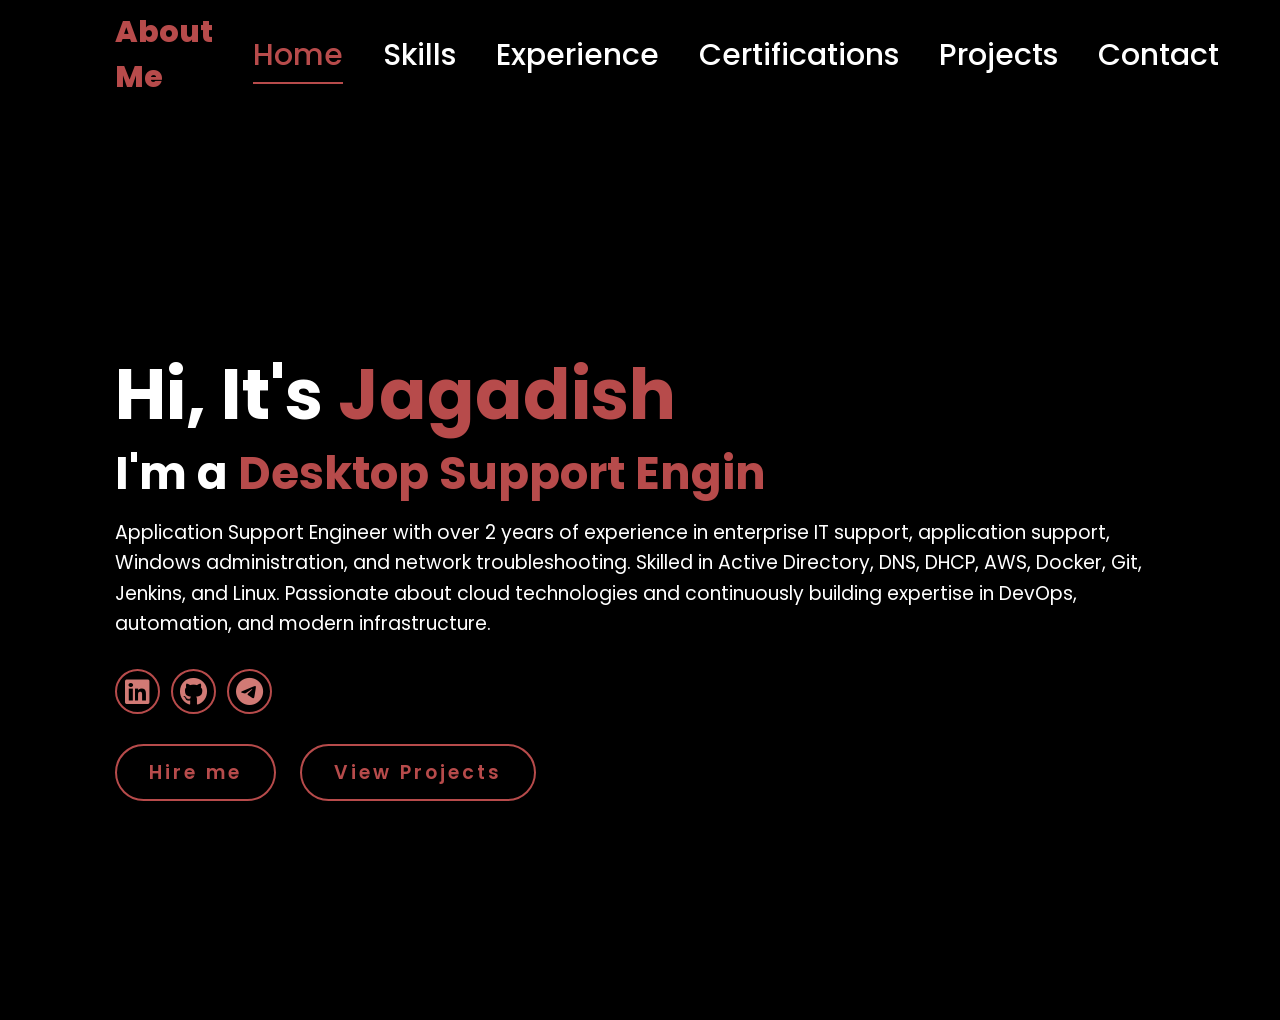
<file: index.html>
<!DOCTYPE html>
<html lang="en">
    
<head>
    <meta charset="UTF-8">
    <meta name="viewport" content="width=device-width, initial-scale=1.0">
    <link rel="stylesheet" href="https://cdnjs.cloudflare.com/ajax/libs/font-awesome/6.5.2/css/all.min.css">
    <link rel="stylesheet" href="style.css">
    <meta name="keywords" content="Desktop Support, System Administrator, IT Support, AWS, Linux, Chennai, Tech Support">
    <meta name="author" content="Jagadish V">

    <title>Home | Jagadish V - IT Support & Desktop Engineer</title>
</head>
<body>
    <header>
        <div id="overlay"></div>

        <a href="ProfileCard.html" class="logo">About Me</a>

            <!-- DESKTOP NAV -->
    <nav class="desktop-nav">
        <a href="index.html" class="active">Home</a>
        <a href="Skills.html">Skills</a>
        <a href="Experience.html">Experience</a>
        <a href="Certifications.html">Certifications</a>
        <a href="projects.html">Projects</a>
        <a href="Contact.html">Contact</a>
        
    </nav>
    
        <div id="hamburger" class="hamburger" >&#9776;</div>
        <nav id="nav-menu">
            <span id="close-btn" ><i class="fa-solid fa-xmark"></i></span>
            
            <a href="index.html" class="active"> Home</a>
            <a href="Skills.html" >Skills</a>
            <a href="Experience.html" >Experience</a>
            <a href="Certifications.html">Certifications</a>
            <a href="projects.html">Projects</a>
            <a href="Contact.html" >Contact</a>
            
        </nav>
    </header>
    <section class="home">
        
        <div class="home-content reveal">
            <h1>Hi, It's <span id="name">Jagadish</span></h1>
            <h3>I'm <span id="article"></span><span class="typing-text"></span> </h3>
            <p>
                Application Support Engineer with over 2 years of experience in enterprise IT support, application support, Windows administration, and network troubleshooting. Skilled in Active Directory, DNS, DHCP, AWS, Docker, Git, Jenkins, and Linux. Passionate about cloud technologies and continuously building expertise in DevOps, automation, and modern infrastructure.
            </p>

            <div class="social-icons">
                <a href="https://www.linkedin.com/in/jagadish-v-74a671281" target="_blank"><i class="fa-brands fa-linkedin"></i></a>
                <a href="https://github.com/THeInfinityPro" target="_blank"><i class="fa-brands fa-github"></i></a>
                <a href="https://t.me/Jagadish0fficial" target="_blank"><i class="fa-brands fa-telegram"></i></a>
            </div>
            <a href="Hire.html" class="btn">Hire me</a>
            &nbsp;&nbsp;&nbsp;&nbsp;&nbsp;&nbsp;
            <a href="projects.html" class="btn">View Projects</a>
        </div>
    </section>
    <script src="main.js"></script>
</body>
</html>
</file>
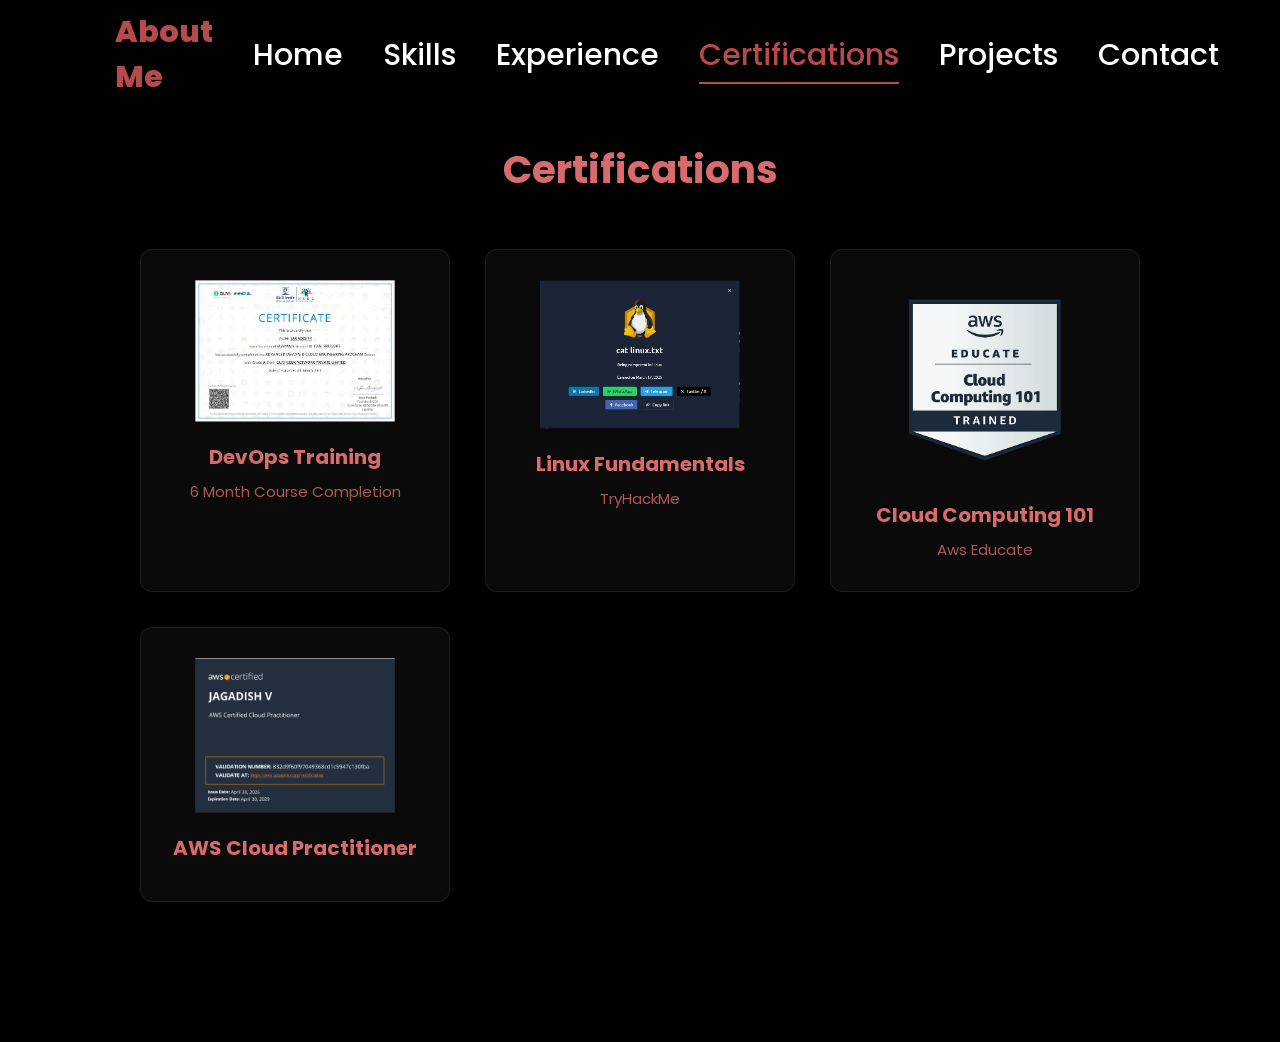
<file: Certifications.html>
<!DOCTYPE html>
<html lang="en">
<head>
    <meta charset="UTF-8">
    <meta name="viewport" content="width=device-width, initial-scale=1.0">
    <link rel="stylesheet" href="https://cdnjs.cloudflare.com/ajax/libs/font-awesome/6.5.2/css/all.min.css">
    <link rel="stylesheet" href="style.css">
    <meta name="keywords" content="Desktop Support, System Administrator, IT Support, AWS, Linux, Chennai, Tech Support">
    <meta name="author" content="Jagadish V">
    <title>Certifications | Jagadish V</title>
</head>

<body>
       <header>
        <a href="ProfileCard.html" class="logo">About Me</a>

                    <!-- DESKTOP NAV -->
    <nav class="desktop-nav">
        <a href="index.html" >Home</a>
        <a href="Skills.html">Skills</a>
        <a href="Experience.html">Experience</a>
        <a href="Certifications.html" class="active">Certifications</a>
        <a href="projects.html">Projects</a>
        <a href="Contact.html">Contact</a>
    </nav>
        <div id="hamburger" class="hamburger" >&#9776;</div>
        <nav id="nav-menu">
            <span id="close-btn" ><i class="fa-solid fa-xmark"></i></span>
            <a href="index.html" > Home</a>
            <a href="Skills.html" >Skills</a>
            <a href="Experience.html" >Experience</a>
            <a href="Certifications.html" class="active">Certifications</a>
            <a href="projects.html">Projects</a>
            <a href="Contact.html">Contact</a>
            
        </nav>
    </header>

   <section class="certifications-section">

<h1 class="cert-title">Certifications</h1>

<div class="cert-grid">


<a href="img/devops.JPG" target="_blank" class="cert-card">
<img src="img/devops.JPG" alt="DevOps Training">
<h3>DevOps Training</h3>
<p>6 Month Course Completion</p>
</a>

<a href="img/tryhackme.JPG" target="_blank" class="cert-card">
<img src="img/tryhackme.JPG" alt="Linux Fundamentals">
<h3>Linux Fundamentals</h3>
<p>TryHackMe</p>
</a>

<a href="img/cloud.png" target="_blank" class="cert-card">
<img src="img/cloud.png" alt="">
<h3>Cloud Computing 101</h3>
<p>Aws Educate</p>
</a>

<a href="img/AWS Certified Cloud Practitioner certificate.pdf" target="_blank" class="cert-card">
<img src="img/aws.png" alt="AWS Cloud Practitioner">
<h3>AWS Cloud Practitioner</h3>
</a>


</div>

</section>

<script src="main.js"></script>
</body>
</file>
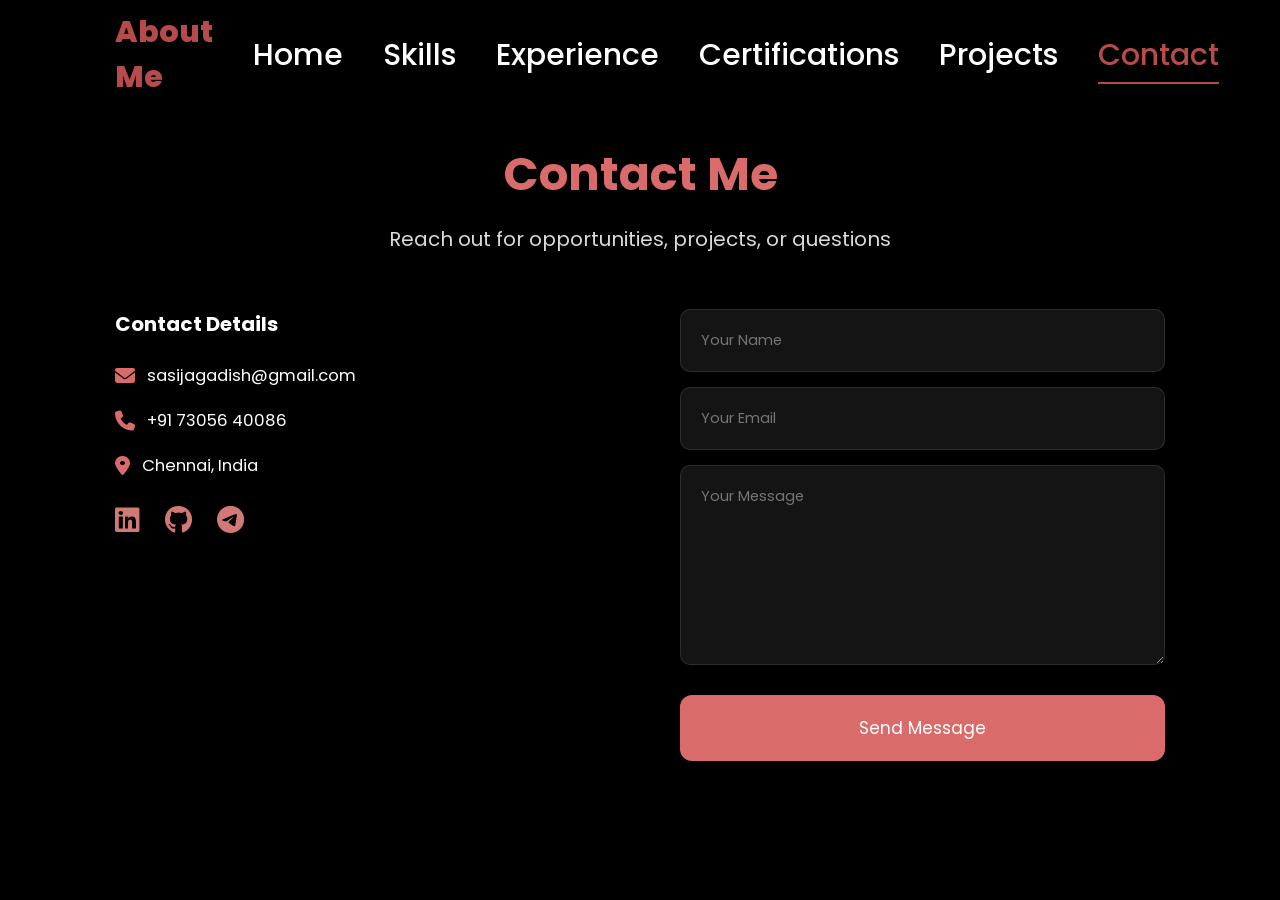
<file: Contact.html>
<!DOCTYPE html>
<html lang="en">
<head>
    <meta charset="UTF-8">
    <meta name="viewport" content="width=device-width, initial-scale=1.0">
    <link rel="stylesheet" href="https://cdnjs.cloudflare.com/ajax/libs/font-awesome/6.5.2/css/all.min.css">
    <link rel="stylesheet" href="style.css">
    <meta name="keywords" content="Desktop Support, System Administrator, IT Support, AWS, Linux, Chennai, Tech Support">
    <meta name="author" content="Jagadish V">
    <title>Contact | Jagadish V</title>
</head>
<body>
    <header>
        <a href="ProfileCard.html" class="logo">About Me</a>

                    <!-- DESKTOP NAV -->
    <nav class="desktop-nav">
        <a href="index.html" >Home</a>
        <a href="Skills.html">Skills</a>
        <a href="Experience.html">Experience</a>
        <a href="Certifications.html">Certifications</a>
        <a href="projects.html">Projects</a> 
        <a href="Contact.html"class="active">Contact</a>
    </nav>
        <div id="hamburger" class="hamburger" >&#9776;</div>
        <nav id="nav-menu">
            <span id="close-btn" ><i class="fa-solid fa-xmark"></i></span>
        <a href="index.html" >Home</a>
        <a href="Skills.html">Skills</a>
        <a href="Experience.html">Experience</a>
        <a href="Certifications.html">Certifications</a>
        <a href="projects.html">Projects</a> 
        <a href="Contact.html"class="active">Contact</a>
        </nav>
    </header>

    <section class="contact">
    <h1 class="contact-title">Contact Me</h1>
    <p class="contact-sub">Reach out for opportunities, projects, or questions</p>

    <div class="contact-box">

        <div class="contact-info">
            <h3>Contact Details</h3>
            <p><i class="fa-solid fa-envelope"></i> sasijagadish@gmail.com</p>
            <p><i class="fa-solid fa-phone"></i> +91 73056 40086</p>
            <p><i class="fa-solid fa-location-dot"></i> Chennai, India</p>

            <div class="contact-socials">
                <a href="https://www.linkedin.com/in/jagadish-v-74a671281" target="_blank"><i class="fa-brands fa-linkedin"></i></a>
                <a href="https://github.com/THeInfinityPro" target="_blank"><i class="fa-brands fa-github"></i></a>
                <a href="https://t.me/Jagadish0fficial" target="_blank"><i class="fa-brands fa-telegram"></i></a>
            </div>
        </div>

       <form class="contact-form" action="https://formsubmit.co/summa0320@gmail.com" method="POST">

    <input type="hidden" name="_subject" value="New Message From Portfolio!">
    <input type="hidden" name="_captcha" value="false">

    <input type="text" name="name" placeholder="Your Name" required>
    <input type="email" name="email" placeholder="Your Email" required>
    <textarea rows="6" name="message" placeholder="Your Message" required></textarea>

    <button type="submit">Send Message</button>
</form>


    </div>
</section>



    <script src="main.js"></script>


</body>
</html>
</file>
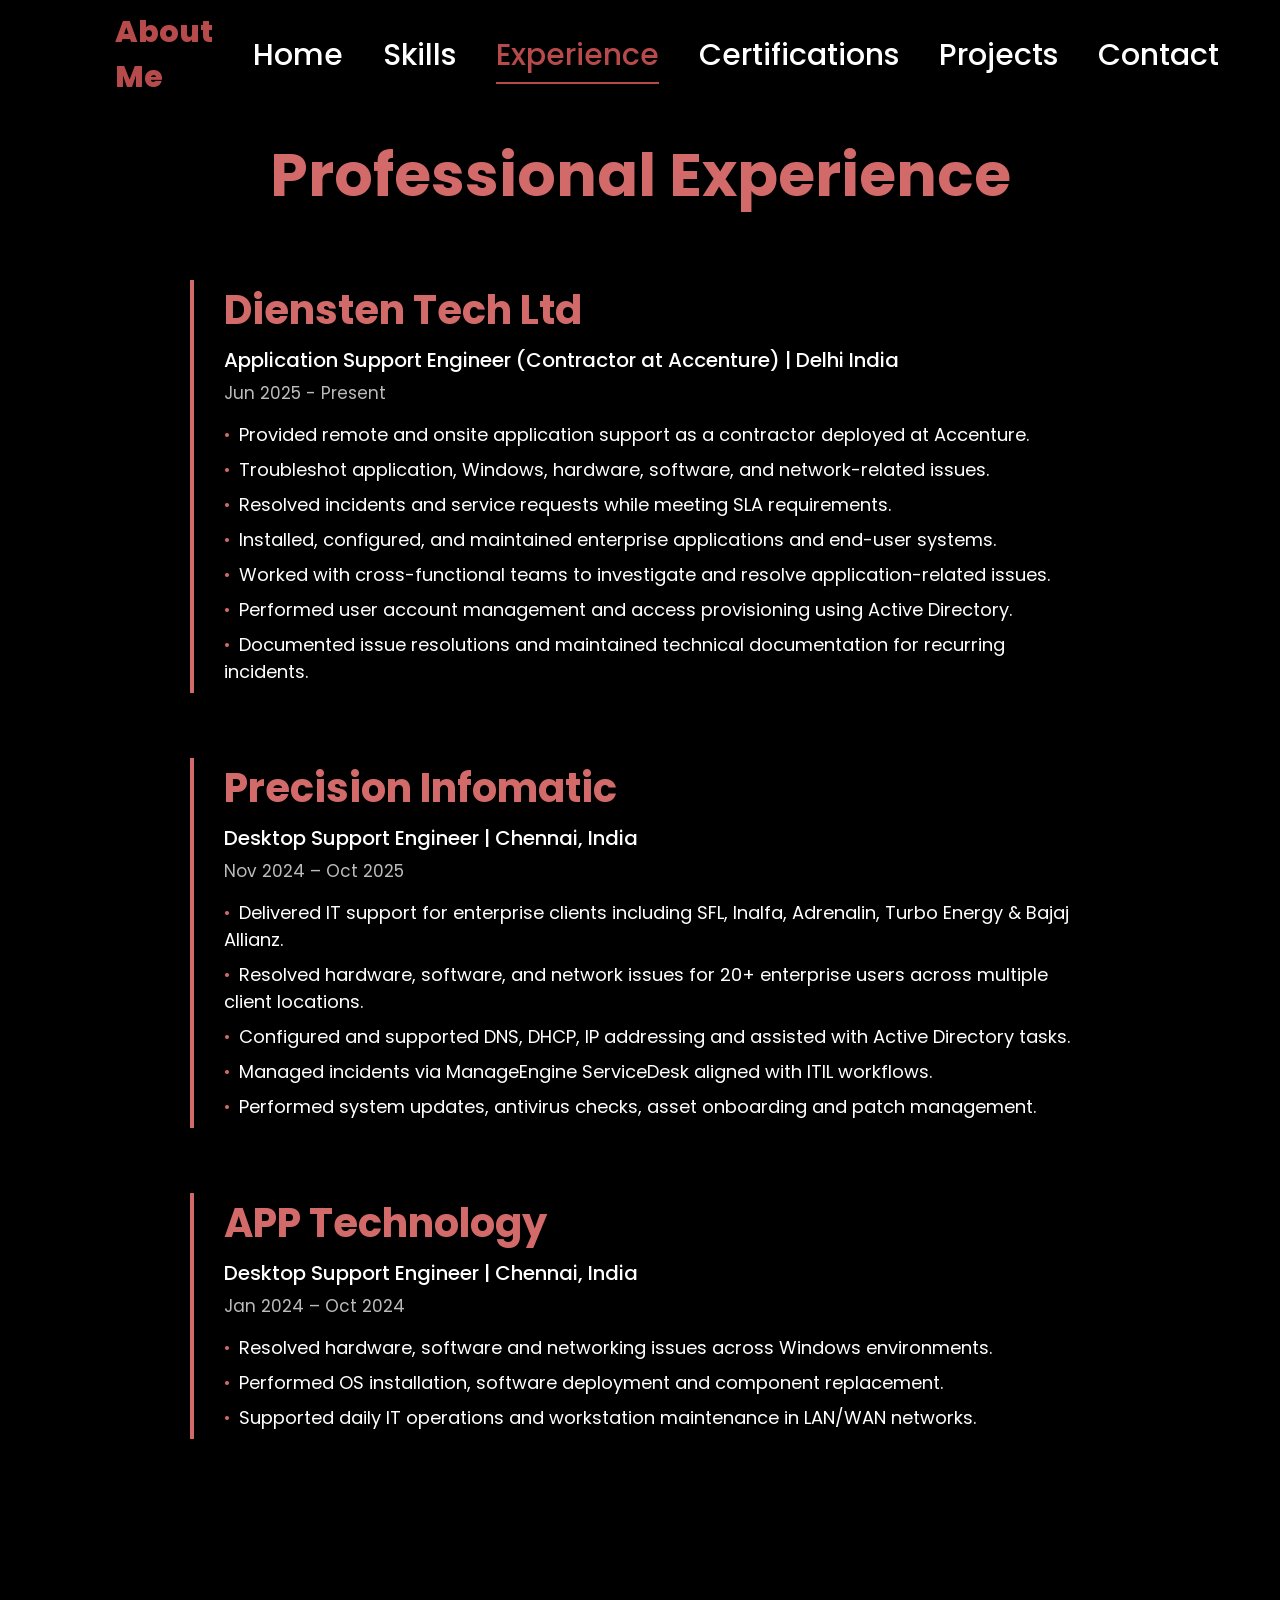
<file: Experience.html>
<!DOCTYPE html>
<html lang="en">
<head>
    <meta charset="UTF-8">
    <meta name="viewport" content="width=device-width, initial-scale=1.0">
    <link rel="stylesheet" href="https://cdnjs.cloudflare.com/ajax/libs/font-awesome/6.5.2/css/all.min.css">
    <link rel="stylesheet" href="style.css">
    <meta name="description" content="Jagadish V – Desktop Support Engineer, IT Support, System Administrator, AWS & Linux learner. Portfolio, resume, and projects.">
    <meta name="description" content="Jagadish V – DevOps Engineer, System Administrator and IT Support Engineer with experience in AWS, Docker, Linux, and CI/CD automation. Portfolio and projects.">
    <meta name="keywords" content="Desktop Support, System Administrator, IT Support, AWS, Linux, Chennai, Tech Support">
    <meta name="author" content="Jagadish V">
    <title>Experience | Jagadish V</title>
</head>
<body>
     <header>
        <a href="ProfileCard.html" class="logo">About Me</a>

                    <!-- DESKTOP NAV -->
    <nav class="desktop-nav">
        <a href="index.html" >Home</a>
        <a href="Skills.html">Skills</a>
        <a href="Experience.html" class="active">Experience</a>
        <a href="Certifications.html">Certifications</a>
        <a href="projects.html">Projects</a>
        <a href="Contact.html">Contact</a>
        
    </nav>
        <div id="hamburger" class="hamburger" >&#9776;</div>
        <nav id="nav-menu">
            <span id="close-btn" ><i class="fa-solid fa-xmark"></i></span>
            <a href="index.html"> Home</a>
            <a href="Skills.html" >Skills</a>
            <a href="Experience.html" class="active">Experience</a>
            <a href="Certifications.html">Certifications</a>
            <a href="projects.html">Projects</a>
            <a href="Contact.html" >Contact</a>
            
        </nav>
    </header>
    <section class="experience">
    <h2 class="section-title size">Professional Experience</h2>

    <div class="exp-box">
        <h3>Diensten Tech Ltd</h3>
        <h4>Application Support Engineer (Contractor at Accenture) | Delhi India</h4>
        <p class="time">Jun 2025 - Present</p>
        <ul>
            <li>Provided remote and onsite application support as a contractor deployed at Accenture.</li>
            <li>Troubleshot application, Windows, hardware, software, and network-related issues.</li>
            <li>Resolved incidents and service requests while meeting SLA requirements.</li>
            <li>Installed, configured, and maintained enterprise applications and end-user systems.</li>
            <li>Worked with cross-functional teams to investigate and resolve application-related issues.</li>
            <li>Performed user account management and access provisioning using Active Directory.</li>
            <li>Documented issue resolutions and maintained technical documentation for recurring incidents.</li>
        </ul>
    </div>

    <div class="exp-box">
        <h3>Precision Infomatic</h3>
        <h4>Desktop Support Engineer | Chennai, India</h4>
        <p class="time">Nov 2024 – Oct 2025</p>
        <ul>
            <li>Delivered IT support for enterprise clients including SFL, Inalfa, Adrenalin, Turbo Energy & Bajaj Allianz.</li>
            <li>Resolved hardware, software, and network issues for 20+ enterprise users across multiple client locations.</li>
            <li>Configured and supported DNS, DHCP, IP addressing and assisted with Active Directory tasks.</li>
            <li>Managed incidents via ManageEngine ServiceDesk aligned with ITIL workflows.</li>
            <li>Performed system updates, antivirus checks, asset onboarding and patch management.</li>
        </ul>
    </div>

    <div class="exp-box">
        <h3>APP Technology</h3>
        <h4>Desktop Support Engineer | Chennai, India</h4>
        <p class="time">Jan 2024 – Oct 2024</p>
        <ul>
            <li>Resolved hardware, software and networking issues across Windows environments.</li>
            <li>Performed OS installation, software deployment and component replacement.</li>
            <li>Supported daily IT operations and workstation maintenance in LAN/WAN networks.</li>
        </ul>
    </div>

</section>

        </div>
        <script src="main.js"></script>
    
</body>
</html>
</file>
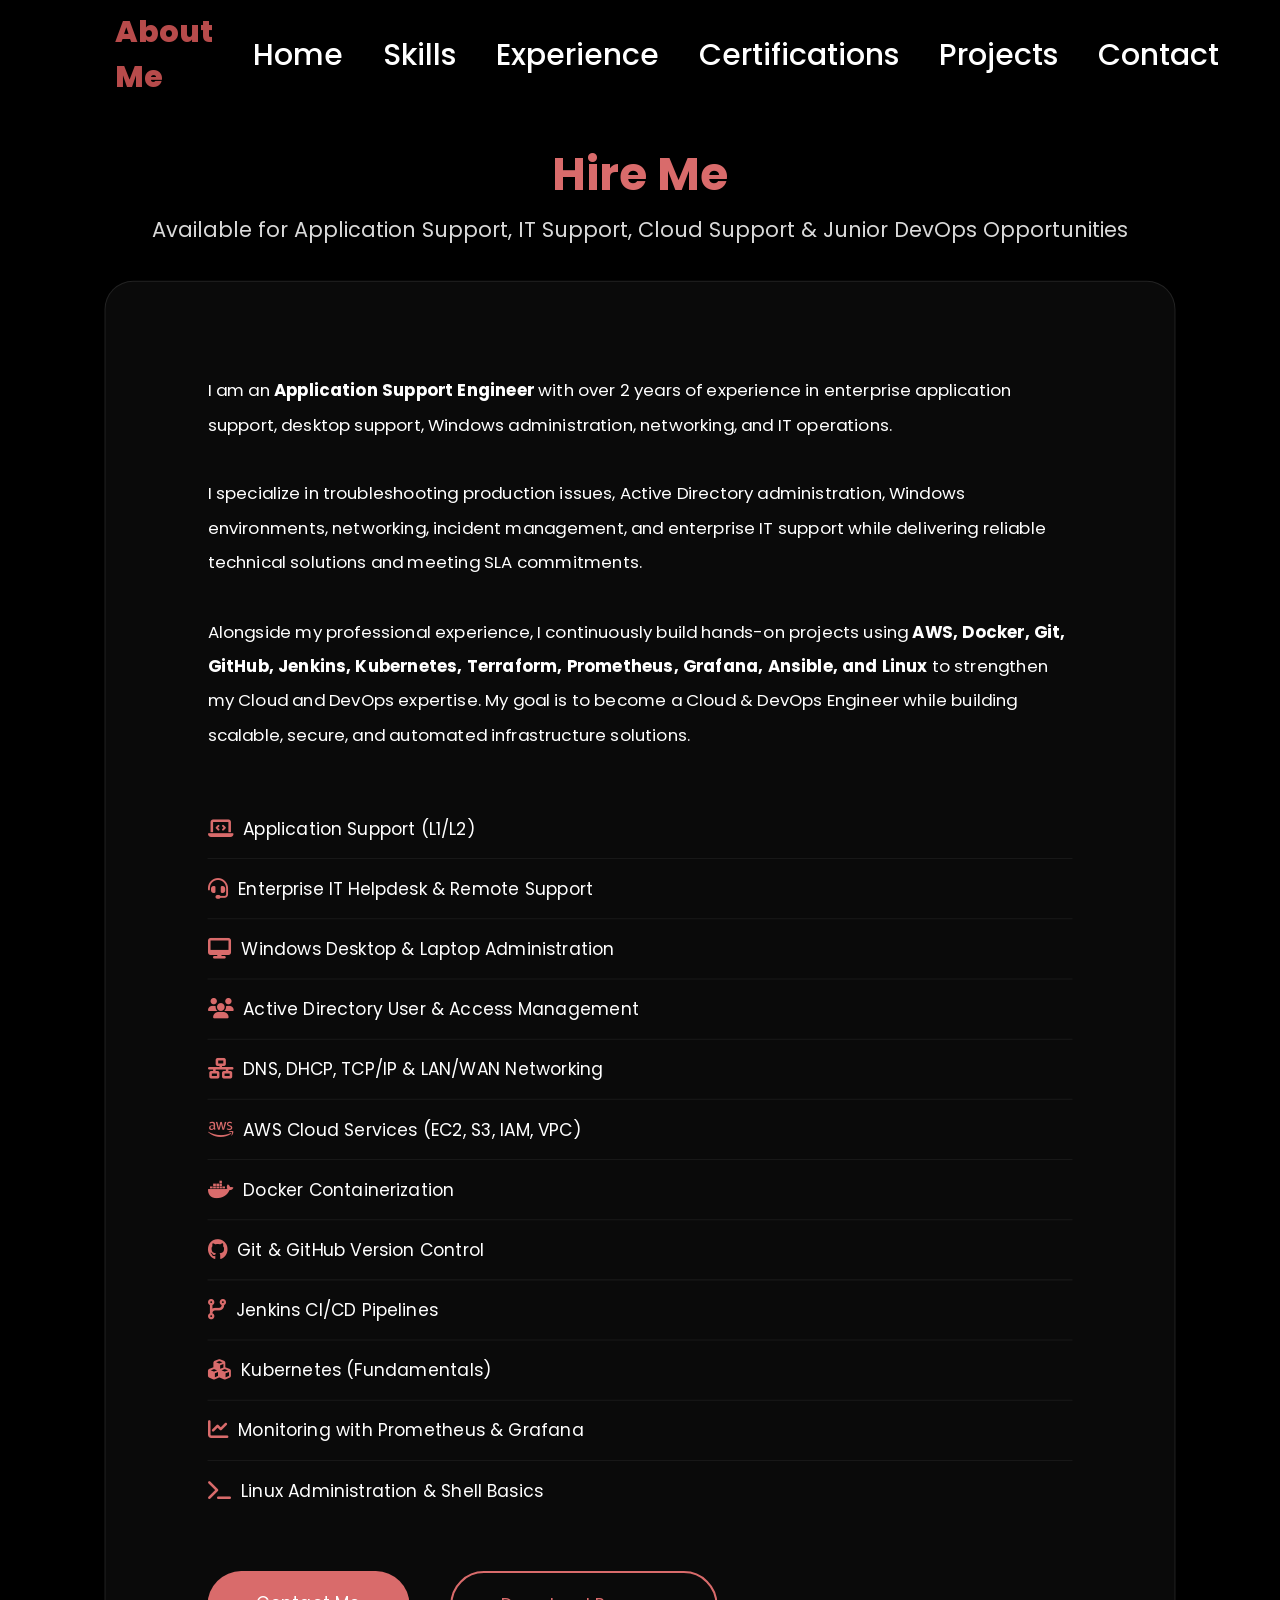
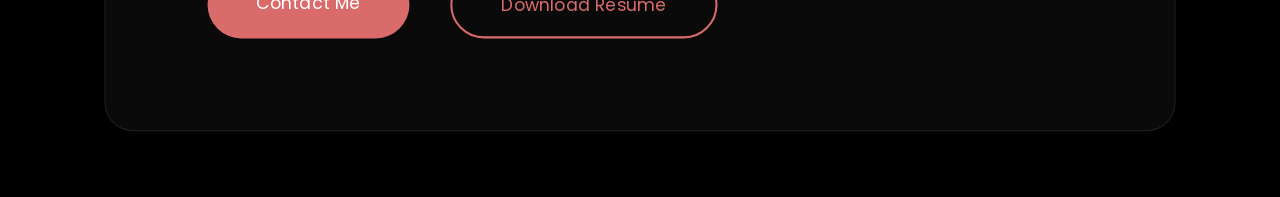
<file: Hire.html>
<!DOCTYPE html>
<html lang="en">
<head>
    <meta charset="UTF-8">
    <meta name="viewport" content="width=device-width, initial-scale=1.0">
    <link rel="stylesheet" href="https://cdnjs.cloudflare.com/ajax/libs/font-awesome/6.5.2/css/all.min.css">
    <link rel="stylesheet" href="style.css">

    <meta name="description" content="Jagadish V – Application Support Engineer with experience in enterprise application support, Windows administration, networking, Active Directory, AWS, Docker, Linux, and DevOps technologies.">
    <meta name="keywords" content="Application Support Engineer, IT Support Engineer, Desktop Support, Active Directory, AWS, Docker, Git, Jenkins, Kubernetes, Linux, Chennai">
    <meta name="author" content="Jagadish V">

    <title>Hire Jagadish V | Application Support Engineer | Cloud & DevOps</title>
</head>

<body>

<header>
    <a href="ProfileCard.html" class="logo">About Me</a>

    <!-- DESKTOP NAV -->
    <nav class="desktop-nav">
        <a href="index.html">Home</a>
        <a href="Skills.html">Skills</a>
        <a href="Experience.html">Experience</a>
        <a href="Certifications.html">Certifications</a>
        <a href="projects.html">Projects</a>
        <a href="Contact.html">Contact</a>
    </nav>

    <div id="hamburger" class="hamburger">&#9776;</div>

    <nav id="nav-menu">
        <span id="close-btn"><i class="fa-solid fa-xmark"></i></span>

        <a href="index.html">Home</a>
        <a href="Skills.html">Skills</a>
        <a href="Experience.html">Experience</a>
        <a href="Certifications.html">Certifications</a>
        <a href="projects.html">Projects</a>
        <a href="Contact.html">Contact</a>

    </nav>
</header>

<section class="hire">

    <h1 class="hire-title">Hire Me</h1>

    <p class="hire-sub">
        Available for Application Support, IT Support, Cloud Support & Junior DevOps Opportunities
    </p>

    <div class="hire-card">

        <p class="hire-intro">

            I am an <strong>Application Support Engineer</strong> with over 2 years of experience in enterprise application support, desktop support, Windows administration, networking, and IT operations.

            <br><br>

            I specialize in troubleshooting production issues, Active Directory administration, Windows environments, networking, incident management, and enterprise IT support while delivering reliable technical solutions and meeting SLA commitments.

            <br><br>

            Alongside my professional experience, I continuously build hands-on projects using <strong>AWS, Docker, Git, GitHub, Jenkins, Kubernetes, Terraform, Prometheus, Grafana, Ansible, and Linux</strong> to strengthen my Cloud and DevOps expertise. My goal is to become a Cloud & DevOps Engineer while building scalable, secure, and automated infrastructure solutions.

        </p>

        <ul class="hire-services">

            <li><i class="fa-solid fa-laptop-code"></i> Application Support (L1/L2)</li>

            <li><i class="fa-solid fa-headset"></i> Enterprise IT Helpdesk & Remote Support</li>

            <li><i class="fa-solid fa-desktop"></i> Windows Desktop & Laptop Administration</li>

            <li><i class="fa-solid fa-users"></i> Active Directory User & Access Management</li>

            <li><i class="fa-solid fa-network-wired"></i> DNS, DHCP, TCP/IP & LAN/WAN Networking</li>

            <li><i class="fa-brands fa-aws"></i> AWS Cloud Services (EC2, S3, IAM, VPC)</li>

            <li><i class="fa-brands fa-docker"></i> Docker Containerization</li>

            <li><i class="fa-brands fa-github"></i> Git & GitHub Version Control</li>

            <li><i class="fa-solid fa-code-branch"></i> Jenkins CI/CD Pipelines</li>

            <li><i class="fa-solid fa-cubes"></i> Kubernetes (Fundamentals)</li>

            <li><i class="fa-solid fa-chart-line"></i> Monitoring with Prometheus & Grafana</li>

            <li><i class="fa-solid fa-terminal"></i> Linux Administration & Shell Basics</li>

        </ul>

        <div class="hire-actions">

            <a href="Contact.html" class="hire-btn primary">
                Contact Me
            </a>

            <a href="devops.pdf" download class="hire-btn outline">
                Download Resume
            </a>

        </div>

    </div>

</section>

<script src="main.js"></script>

</body>
</html>
</file>
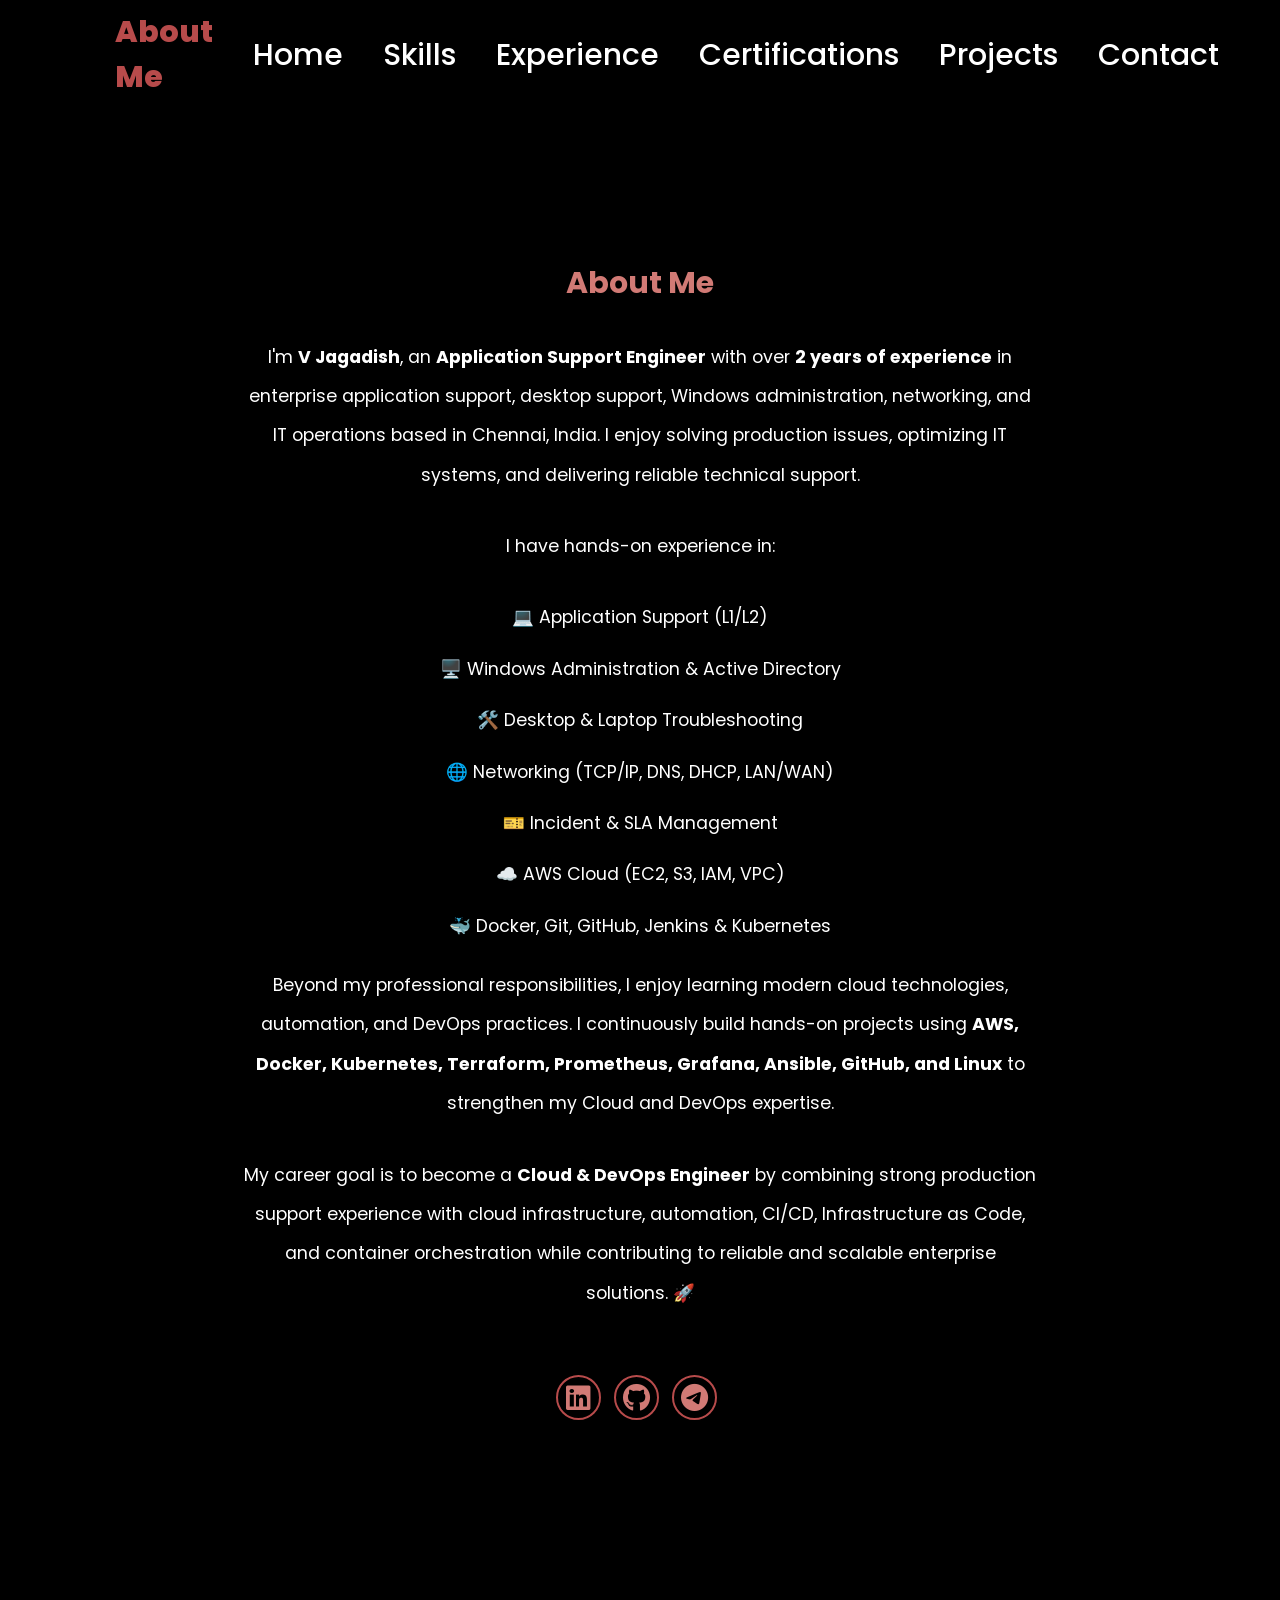
<file: ProfileCard.html>
<!DOCTYPE html>
<html lang="en">
<head>
    <meta charset="UTF-8">
    <meta name="viewport" content="width=device-width, initial-scale=1.0">
    <link rel="stylesheet" href="https://cdnjs.cloudflare.com/ajax/libs/font-awesome/6.5.2/css/all.min.css">
    <link rel="stylesheet" href="style.css">

    <meta name="description" content="Jagadish V – Application Support Engineer with experience in enterprise application support, Windows administration, networking, Active Directory, AWS, Docker, Linux, and DevOps technologies.">
    <meta name="keywords" content="Application Support Engineer, Desktop Support, IT Support, Active Directory, AWS, Docker, Linux, Git, Jenkins, Kubernetes, Chennai">
    <meta property="og:title" content="Jagadish V | Application Support Engineer Portfolio">
    <meta property="og:description" content="Application Support Engineer with experience in enterprise IT support, Windows administration, AWS, Docker, Linux, Git, Jenkins, and Kubernetes.">
    <meta property="og:type" content="website">
    <meta property="og:url" content="https://blog.jagadish.site">
    <meta name="author" content="Jagadish V">
    <link rel="icon" type="image/png" href="favicon.png">

    <title>About Me | Jagadish V</title>
</head>

<body>

<header>
    <a href="ProfileCard.html" class="logo">About Me</a>

    <!-- DESKTOP NAV -->
    <nav class="desktop-nav">
        <a href="index.html">Home</a>
        <a href="Skills.html">Skills</a>
        <a href="Experience.html">Experience</a>
        <a href="Certifications.html">Certifications</a>
        <a href="projects.html">Projects</a>
        <a href="Contact.html">Contact</a>
    </nav>

    <div id="hamburger" class="hamburger">&#9776;</div>

    <nav id="nav-menu">
        <span id="close-btn"><i class="fa-solid fa-xmark"></i></span>

        <a href="index.html">Home</a>
        <a href="Skills.html">Skills</a>
        <a href="Experience.html">Experience</a>
        <a href="Certifications.html">Certifications</a>
        <a href="projects.html">Projects</a>
        <a href="Contact.html">Contact</a>
    </nav>

</header>

<section class="about-section">

    <h1 class="about-title">About Me</h1>

    <p class="about-text">
        I'm <strong>V Jagadish</strong>, an <strong>Application Support Engineer</strong> with over
        <strong>2 years of experience</strong> in enterprise application support, desktop support,
        Windows administration, networking, and IT operations based in Chennai, India.
        I enjoy solving production issues, optimizing IT systems, and delivering reliable technical support.
    </p>

    <p class="about-text">
        I have hands-on experience in:
    </p>

    <ul class="about-list">
        <li>💻 Application Support (L1/L2)</li>
        <li>🖥️ Windows Administration & Active Directory</li>
        <li>🛠️ Desktop & Laptop Troubleshooting</li>
        <li>🌐 Networking (TCP/IP, DNS, DHCP, LAN/WAN)</li>
        <li>🎫 Incident & SLA Management</li>
        <li>☁️ AWS Cloud (EC2, S3, IAM, VPC)</li>
        <li>🐳 Docker, Git, GitHub, Jenkins & Kubernetes</li>
    </ul>

    <p class="about-text">
        Beyond my professional responsibilities, I enjoy learning modern cloud technologies,
        automation, and DevOps practices. I continuously build hands-on projects using
        <strong>AWS, Docker, Kubernetes, Terraform, Prometheus, Grafana, Ansible, GitHub, and Linux</strong>
        to strengthen my Cloud and DevOps expertise.
    </p>

    <p class="about-text">
        My career goal is to become a <strong>Cloud & DevOps Engineer</strong> by combining strong
        production support experience with cloud infrastructure, automation, CI/CD, Infrastructure as Code,
        and container orchestration while contributing to reliable and scalable enterprise solutions. 🚀
    </p>

    <div class="social-icons">
        <a href="https://www.linkedin.com/in/jagadish-v-74a671281" target="_blank">
            <i class="fa-brands fa-linkedin"></i>
        </a>

        <a href="https://github.com/THeInfinityPro" target="_blank">
            <i class="fa-brands fa-github"></i>
        </a>

        <a href="https://t.me/Jagadish0fficial" target="_blank">
            <i class="fa-brands fa-telegram"></i>
        </a>
    </div>

</section>

<script src="main.js"></script>

</body>
</html>
</file>
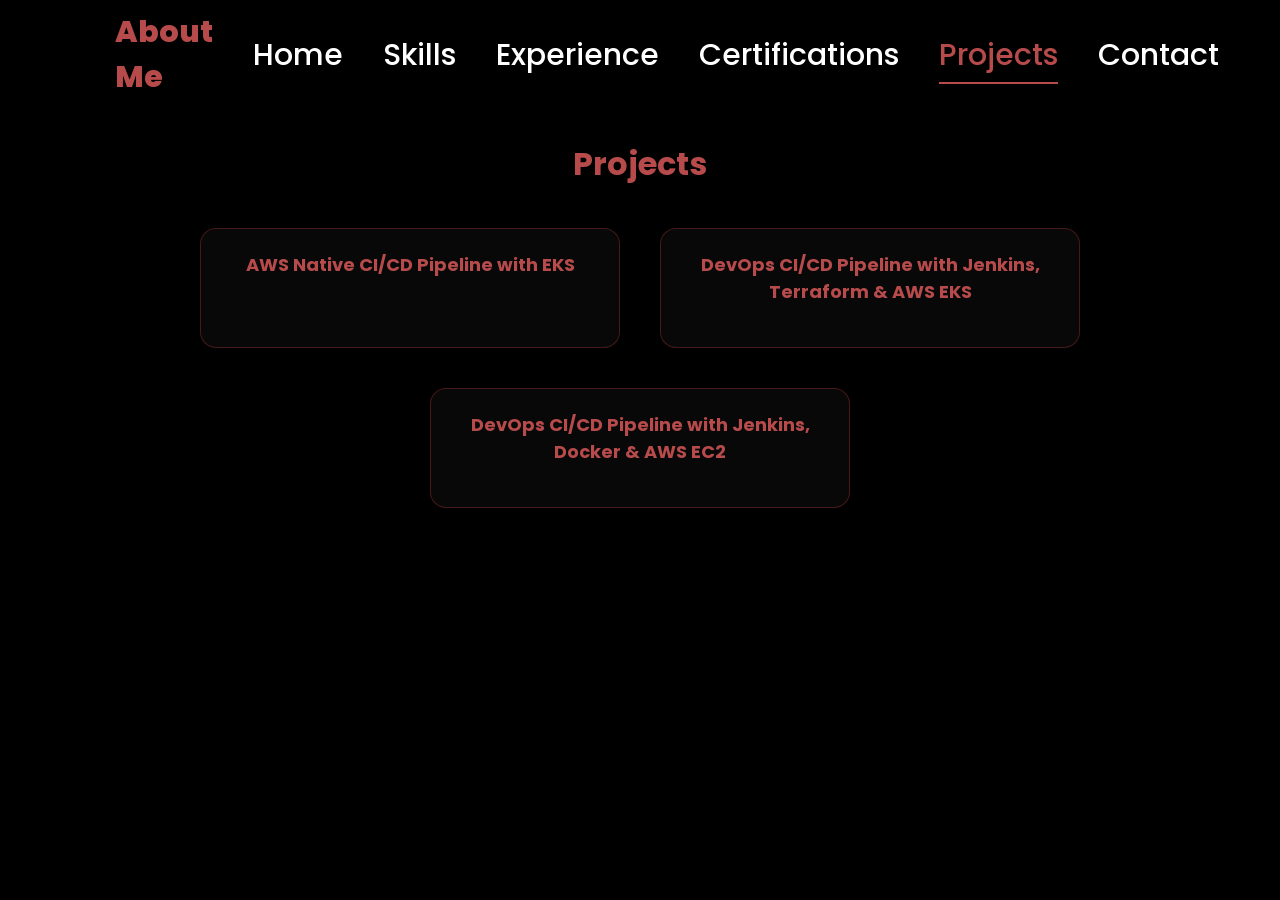
<file: projects.html>
<!DOCTYPE html>
<html lang="en">
<head>
    <meta charset="UTF-8">
    <meta name="viewport" content="width=device-width, initial-scale=1.0">
    <link rel="stylesheet" href="https://cdnjs.cloudflare.com/ajax/libs/font-awesome/6.5.2/css/all.min.css">
    <link rel="stylesheet" href="style.css">
    <meta name="keywords" content="Desktop Support, System Administrator, IT Support, AWS, Linux, Chennai, Tech Support">
    <meta name="author" content="Jagadish V">
    <title>Projects | Jagadish V</title>
</head>

<body>

<header>
    <a href="ProfileCard.html" class="logo">About Me</a>

    <!-- DESKTOP NAV -->
    <nav class="desktop-nav">
        <a href="index.html">Home</a>
        <a href="Skills.html">Skills</a>
        <a href="Experience.html">Experience</a>
        <a href="Certifications.html">Certifications</a>
        <a href="projects.html" class="active">Projects</a>
        <a href="Contact.html">Contact</a>
    </nav>

    <div id="hamburger" class="hamburger">&#9776;</div>

    <nav id="nav-menu">
        <span id="close-btn"><i class="fa-solid fa-xmark"></i></span>
        <a href="index.html">Home</a>
        <a href="Skills.html">Skills</a>
        <a href="Experience.html">Experience</a>
        <a href="Certifications.html">Certifications</a>
        <a href="projects.html" class="active">Projects</a>
        <a href="Contact.html">Contact</a>
    </nav>
</header>

<!-- PROJECT SECTION -->
<section class="projects-section">

    <h1 class="projects-title">Projects</h1>

    <div class="projects-split">

        <!-- PROJECT 1 -->
        <div class="project-card">

            <h3>AWS Native CI/CD Pipeline with EKS</h3>

            <div class="project-hidden">

                <p>
                    Built an end-to-end CI/CD pipeline using AWS services to automate
                    building, pushing, and deploying containerized applications to Amazon EKS.
                </p>

                <!-- TOOLS -->
                <p class="label">Tools</p>
                <p class="tools">
                    <span>AWS CodePipeline</span>
                    <span>AWS CodeBuild</span>
                    <span>Amazon ECR</span>
                    <span>Amazon EKS</span>
                    <span>Docker</span>
                    <span>Kubernetes</span>
                    <span>IAM</span>
                </p>

                <!-- PIPELINE -->
                <p class="label">Pipeline</p>
                <div class="flow">
                    <span>GitHub</span>
                    <span>CodePipeline</span>
                    <span>CodeBuild</span>
                    <span>ECR</span>
                    <span>EKS</span>
                    <span>Kubernetes Deploy</span>
                </div>

                <p class="highlight">
                    Automated Docker image build and push to Amazon ECR, followed by
                    deployment to Amazon EKS using Kubernetes manifests via CodeBuild.
                </p>

                <a href="https://github.com/THeInfinityPro/Devops_Projects.git" target="_blank">
                    <i class="fa-brands fa-github"></i> View Code
                </a>

            </div>

        </div>

        <!-- PROJECT 2 -->
        <div class="project-card">

            <h3>DevOps CI/CD Pipeline with Jenkins, Terraform & AWS EKS</h3>

            <div class="project-hidden">

                <p>
                    Designed and implemented a full DevOps pipeline using Terraform,
                    Jenkins, Docker, and Kubernetes with monitoring integration.
                </p>

                <!-- TOOLS -->
                <p class="label">Tools</p>
                <p class="tools">
                    <span>Terraform</span>
                    <span>AWS EC2</span>
                    <span>Jenkins</span>
                    <span>Docker</span>
                    <span>DockerHub</span>
                    <span>Amazon EKS</span>
                    <span>Kubernetes</span>
                    <span>Prometheus</span>
                    <span>Grafana</span>
                    <span>GitHub</span>
                </p>

                <!-- PIPELINE -->
                <p class="label">Pipeline</p>
                <div class="flow">
                    <span>Terraform</span>
                    <span>EC2 Setup</span>
                    <span>Jenkins</span>
                    <span>Docker Build</span>
                    <span>DockerHub</span>
                    <span>EKS</span>
                    <span>Kubernetes Deploy</span>
                    <span>Monitoring</span>
                </div>

                <p class="highlight">
                    Provisioned infrastructure using Terraform, installed Jenkins & Docker on EC2,
                    built and pushed Docker images to DockerHub, deployed applications to EKS using Kubernetes YAML,
                    and monitored performance using Prometheus and Grafana.
                </p>

                <a href="https://github.com/THeInfinityPro/Devops-Project-2.git" target="_blank">
                    <i class="fa-brands fa-github"></i> View Code
                </a>

            </div>

        </div>

        <div class="project-card">

    <h3>DevOps CI/CD Pipeline with Jenkins, Docker & AWS EC2</h3>

    <div class="project-hidden">

        <p>
            Designed and implemented an end-to-end CI/CD pipeline using Jenkins to automate
            build, push, and deployment of containerized applications on AWS EC2.
        </p>

        <!-- TOOLS -->
        <p class="label">Tools</p>
        <p class="tools">
            <span>Jenkins</span>
            <span>Docker</span>
            <span>DockerHub</span>
            <span>AWS EC2</span>
            <span>GitHub</span>
            <span>Docker Compose</span>
            <span>Uptime Kuma</span>
        </p>

        <!-- PIPELINE -->
        <p class="label">Pipeline</p>
        <div class="flow">
            <span>GitHub</span>
            <span>Jenkins</span>
            <span>Docker Build</span>
            <span>DockerHub</span>
            <span>EC2 Deploy</span>
            <span>Monitoring</span>
        </div>

        <p class="highlight">
            Implemented branch-based deployment (dev & main) with Docker image builds and pushes to DockerHub,
            deployed applications using Docker Compose on EC2, and configured monitoring using Uptime Kuma
            with alert notifications for downtime.
        </p>

        <a href="https://github.com/THeInfinityPro/Devops-Final-Project.git" target="_blank">
            <i class="fa-brands fa-github"></i> View Code
        </a>

    </div>

</div>

        

    </div>

</section>

<script src="main.js"></script>

</body>
</html>
</file>
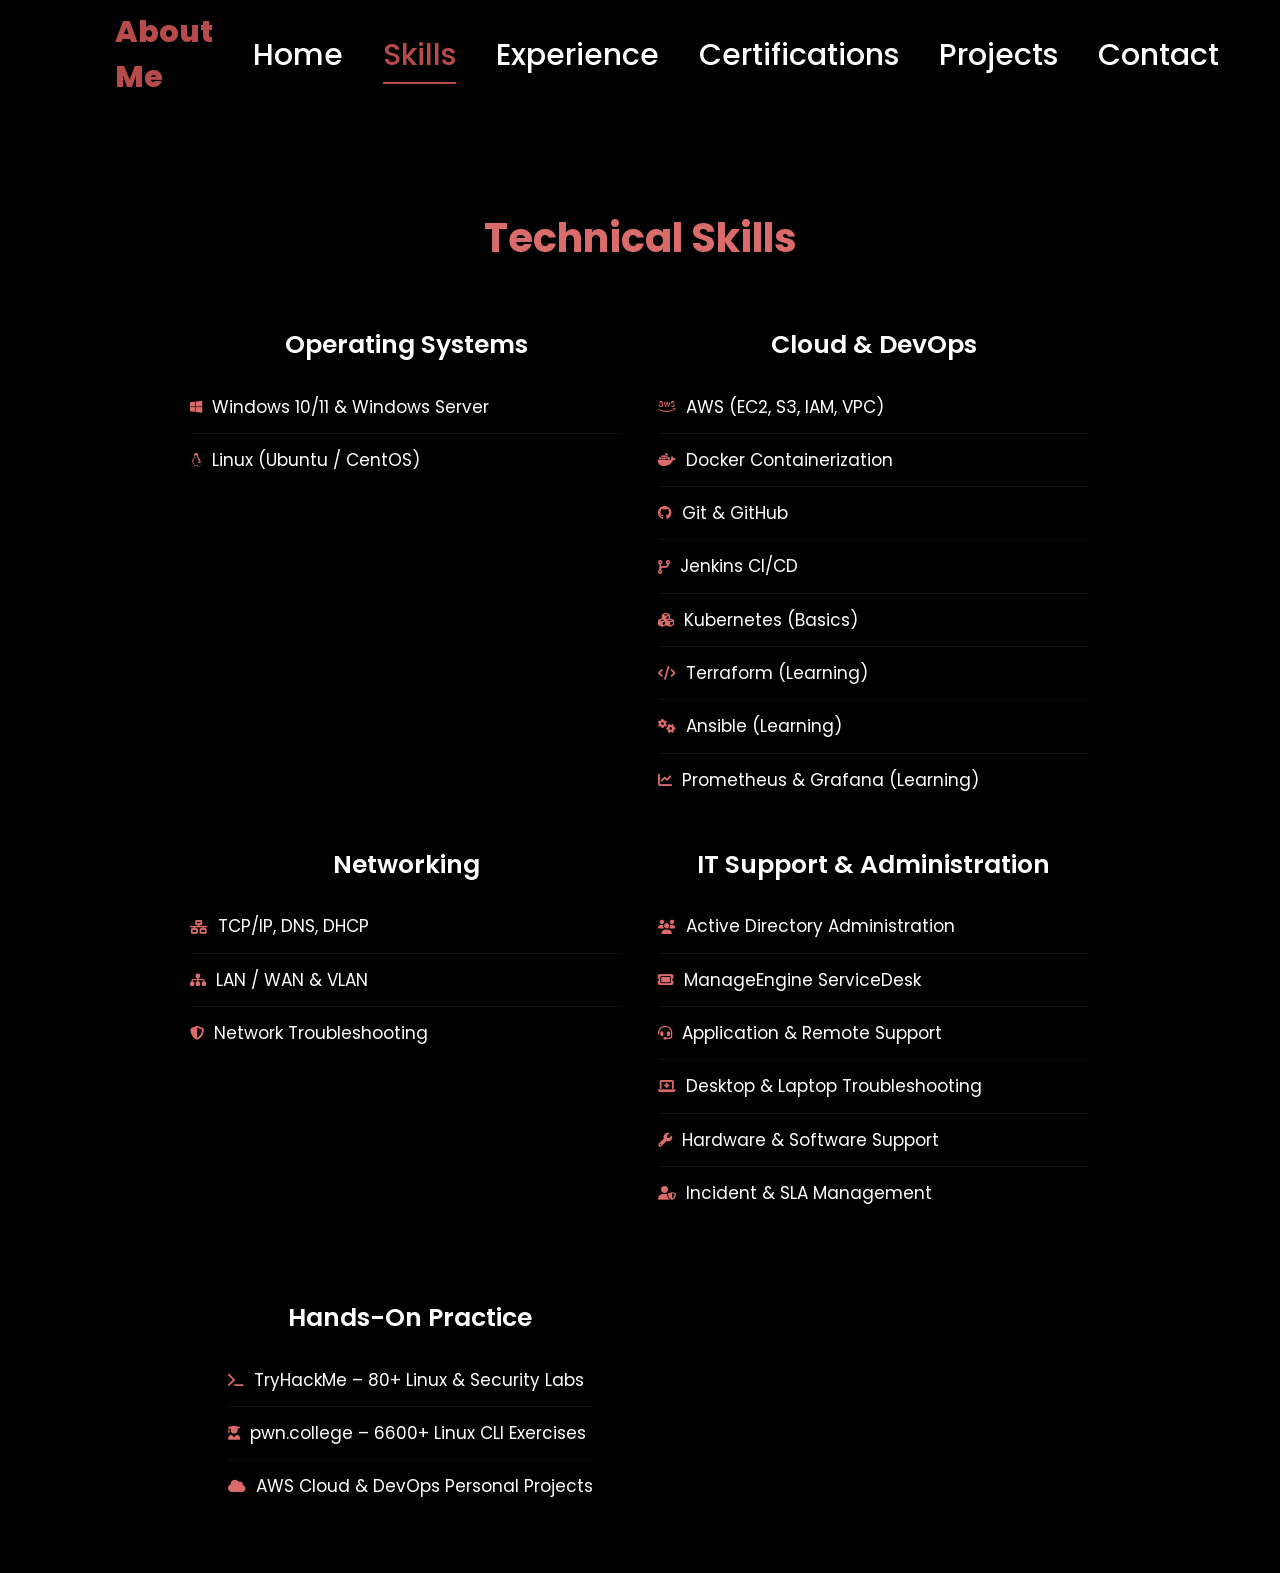
<file: Skills.html>
<!DOCTYPE html>
<html lang="en">
<head>
    <meta charset="UTF-8">
    <meta name="viewport" content="width=device-width, initial-scale=1.0">
    <link rel="stylesheet" href="https://cdnjs.cloudflare.com/ajax/libs/font-awesome/6.5.2/css/all.min.css">
    <link rel="stylesheet" href="style.css">

    <meta name="description" content="Jagadish V – Application Support Engineer with experience in enterprise application support, Windows administration, Active Directory, AWS, Linux, Docker, Git, Jenkins, Kubernetes, and IT infrastructure.">
    <meta name="keywords" content="Application Support Engineer, Desktop Support Engineer, IT Support, Active Directory, AWS, Docker, Git, Jenkins, Kubernetes, Linux, Networking, Chennai">
    <meta name="author" content="Jagadish V">

    <title>Technical Skills | Jagadish V</title>
</head>

<body>

<header>
    <a href="ProfileCard.html" class="logo">About Me</a>

    <!-- DESKTOP NAV -->
    <nav class="desktop-nav">
        <a href="index.html">Home</a>
        <a href="Skills.html" class="active">Skills</a>
        <a href="Experience.html">Experience</a>
        <a href="Certifications.html">Certifications</a>
        <a href="projects.html">Projects</a>
        <a href="Contact.html">Contact</a>
    </nav>

    <div id="hamburger" class="hamburger">&#9776;</div>

    <nav id="nav-menu">
        <span id="close-btn"><i class="fa-solid fa-xmark"></i></span>

        <a href="index.html">Home</a>
        <a href="Skills.html" class="active">Skills</a>
        <a href="Experience.html">Experience</a>
        <a href="Certifications.html">Certifications</a>
        <a href="projects.html">Projects</a>
        <a href="Contact.html">Contact</a>

    </nav>
</header>

<section class="skills-section">

    <h2 class="skills-title">Technical Skills</h2>

    <div class="skills-wrapper">

        <div class="skill-group">
            <h3>Operating Systems</h3>
            <ul>
                <li><i class="fa-brands fa-windows"></i> Windows 10/11 & Windows Server</li>
                <li><i class="fa-brands fa-linux"></i> Linux (Ubuntu / CentOS)</li>
            </ul>
        </div>

        <div class="skill-group">
            <h3>Cloud & DevOps</h3>
            <ul>
                <li><i class="fa-brands fa-aws"></i> AWS (EC2, S3, IAM, VPC)</li>
                <li><i class="fa-brands fa-docker"></i> Docker Containerization</li>
                <li><i class="fa-brands fa-github"></i> Git & GitHub</li>
                <li><i class="fa-solid fa-code-branch"></i> Jenkins CI/CD</li>
                <li><i class="fa-solid fa-cubes"></i> Kubernetes (Basics)</li>
                <li><i class="fa-solid fa-code"></i> Terraform (Learning)</li>
                <li><i class="fa-solid fa-gears"></i> Ansible (Learning)</li>
                <li><i class="fa-solid fa-chart-line"></i> Prometheus & Grafana (Learning)</li>
            </ul>
        </div>

        <div class="skill-group">
            <h3>Networking</h3>
            <ul>
                <li><i class="fa-solid fa-network-wired"></i> TCP/IP, DNS, DHCP</li>
                <li><i class="fa-solid fa-sitemap"></i> LAN / WAN & VLAN</li>
                <li><i class="fa-solid fa-shield-halved"></i> Network Troubleshooting</li>
            </ul>
        </div>

        <div class="skill-group">
            <h3>IT Support & Administration</h3>
            <ul>
                <li><i class="fa-solid fa-users"></i> Active Directory Administration</li>
                <li><i class="fa-solid fa-ticket"></i> ManageEngine ServiceDesk</li>
                <li><i class="fa-solid fa-headset"></i> Application & Remote Support</li>
                <li><i class="fa-solid fa-laptop-medical"></i> Desktop & Laptop Troubleshooting</li>
                <li><i class="fa-solid fa-wrench"></i> Hardware & Software Support</li>
                <li><i class="fa-solid fa-user-shield"></i> Incident & SLA Management</li>
            </ul>
        </div>

        <div class="skill-group full-width">

            <h3>Hands-On Practice</h3>

            <ul>
                <li><i class="fa-solid fa-terminal"></i> TryHackMe – 80+ Linux & Security Labs</li>
                <li><i class="fa-solid fa-user-graduate"></i> pwn.college – 6600+ Linux CLI Exercises</li>
                <li><i class="fa-solid fa-cloud"></i> AWS Cloud & DevOps Personal Projects</li>
            </ul>

        </div>

    </div>

</section>

<script src="main.js"></script>

</body>
</html>
</file>
<file: style.css>
/* =======================
   GLOBAL RESET & BASE
   ======================= */
@import url('https://fonts.googleapis.com/css2?family=Poppins:wght@100;200;300;400;500;600&display=swap');
@import url('https://fonts.googleapis.com/css2?family=Ubuntu:wght@300;400;500;700&display=swap');

* {
  margin: 0;
  padding: 0;
  box-sizing: border-box;
  text-decoration: none;
  border: none;
  outline: none;
  font-family: 'Poppins', sans-serif;
}

/* Remove blue tap/click highlight on mobile */
* {
  -webkit-tap-highlight-color: transparent;
}

/* ===== DESKTOP NAV SHOW / MOBILE HIDDEN ===== */
.desktop-nav {
  display: flex;
}

#nav-menu {
  display: none;
}

.hamburger {
  display: none;
}

@media(max-width:768px) {
  .desktop-nav {
    display: none;
  }
  #nav-menu {
    display: flex;
  }
  .hamburger {
    display: block;
  }
}




/* === Close Button (Slide Menu) === */
/* Close Button at same place hamburger appears */
#nav-menu .close-btn {
  position: absolute;
  top: 22px;
  right: 25px;
  font-size: 32px;
  color: #b74b4b;
  cursor: pointer;
}

#close-btn {
  font-size: 7rem;      /* size if you want bigger */
  cursor: pointer;
  color: #b74b4b;
  padding: 0;             /* remove extra padding */
  margin-top: -9rem;    /* move UP (increase if needed) */
  margin-right: 3rem;
  align-self: flex-end;   /* keep it on the right side */
}



#nav-menu.open #close-btn {
    opacity: 1;
    transition: opacity .3s ease;
}


#close-btn i {
  font-size: 2.2rem;         /* Size of X */
  font-weight: bold;
  color: #b74b4b;
  transition: .2s ease;
}

/* Hover effect */
#close-btn:hover i {
  transform: rotate(90deg);  /* Nice twist effect 😎 */
  color: #ff7676;
}



#nav-menu {
  position: fixed;
  top: 0;
  right: 0;
  height: 100vh;
  width: 250px;
  background: #161616;
  display: flex;
  flex-direction: column;
  gap: 2rem;
  padding: 8rem 0 0 2rem;
  border-left: 3px solid #b74b4b;
  transform: translateX(100%);
  transition: .3s ease;
}

#nav-menu.open {
  transform: translateX(0);
}



html {
  font-size: 62.5%;
}

body {
  width: 100%;
  min-height: 100vh;
  background-color: black;
  color: white;
  overflow-x: hidden;
  display: block;
}


/* =======================
   HEADER & NAVIGATION
   ======================= */
header {
  position: fixed;
  top: 0;
  left: 0;
  width: 100%;
  padding: 1rem 9%;
  display: flex;
  justify-content: space-between;
  align-items: center;
  background: rgba(0,0,0,0.95);
  backdrop-filter: blur(6px);
  z-index: 1000;
}

.logo {
  font-size: 2rem;
  font-weight: 800;
  color: #b74b4b;
  cursor: pointer;
  transition: .5s ease;
}

.logo:hover {
  transform: scale(1.1);
}

nav a{
  font-size:1.8rem;
  font-weight:500;
  color:white;
  margin-left:4rem;
  position:relative;
  transition:.3s ease;
}

/* underline animation */
nav a::after{
  content:"";
  position:absolute;
  left:0;
  bottom:-6px;
  width:0%;
  height:2px;
  background:#b74b4b;
  transition:0.3s ease;
}

nav a:hover::after,
nav a.active::after{
  width:100%;
}

nav a:hover,
nav a.active{
  color:#b74b4b;
}

/* HAMBURGER HIDDEN DESKTOP */
.hamburger {
  display: none;
  font-size: 3rem;
  color: #b74b4b;
  cursor: pointer;
}

/* =======================
   HOME SECTION
   ======================= */
section {
  padding: 5rem 9%;
}

.home {
  min-height: 100vh;
  display: flex;
  align-items: center;
  justify-content: center;
  gap: 8rem;
  padding-top: 6rem;
  flex-wrap: wrap;
}

.home-content h1 {
  font-size: 6rem;
  font-weight: 700;
  line-height: 1.3;
}

.home-content h3 {
  font-size: 4rem;
  margin-bottom: 1rem;
  font-weight: 700;
}

.home-content p {
  font-size: 1.6rem;
}

span { color: #b74b4b; }

.home-img img {
  width: 32vw;
  max-width: 100%;
  border-radius: 50%;
  box-shadow: 0 0 25px #b74b4b;
  cursor: pointer;
  transition: .3s ease;
}

.social-icons a {
  width: 4rem;
  height: 4rem;
  display: inline-flex;
  align-items: center;
  justify-content: center;
  border-radius: 50%;
  margin: 3rem .8rem 3rem 0;
  border: .2rem solid #b74b4b;
  color: #b74b4b;
  font-size: 2rem;
  transition: .3s;
}

.social-icons a:hover {
  background: #b74b4b;
  color: black;
  transform: scale(1.3) translateY(-5px);
  box-shadow: 0 0 25px #b74b4b;
}

.btn {
  display: inline-block;
  padding: 1rem 2.8rem;
  color: #b74b4b;
  font-size: 1.6rem;
  font-weight: 600;
  border-radius: 4rem;
  border: 2px solid #b74b4b;
  letter-spacing: .3rem;
  transition: .3s ease;
  cursor: pointer;
}

.btn:hover {
  background: #b74b4b;
  color: black;
  box-shadow: 0 0 25px #b74b4b;
}

nav a:hover {
  color: #ff6b6b;
}

/* =======================
   TYPING EFFECT
   ======================= */


.typing-text span {
  border-right: 3px solid #b74b4b;
  padding-right: 4px;
  animation: cursor .6s step-end infinite;
}

#article{
  color: white;
}

@keyframes cursor {

  50% { border-color: transparent; }
}





/* =======================
   MOBILE RESPONSIVE
   ======================= */
@media(max-width:768px) {

  header { padding: 1rem 5%; background: #000; }
  .hamburger { display: block; }

  /* Side Menu */
  #nav-menu {
    position: fixed;
    top: 0;
    right: 0;
    height: 100vh;
    width: 250px;
    background: #161616;
    display: flex;
    flex-direction: column;
    gap: 2rem;
    padding: 8rem 0 0 2rem;
    border-left: 3px solid #b74b4b;
    transform: translateX(100%);
    transition: .3s ease;
  }
  #nav-menu.active { transform: translateX(0); }

  nav a {
    font-size: 2rem;
    margin: 0;
    padding-bottom: .5rem;
  }

  .home {
    flex-direction: column;
    text-align: center;
    margin-top: 70px;
    padding: 2rem 5% 3rem;
    min-height: auto;
  }

  .home-content h1 { font-size: 3rem; }
  .home-content h3 { font-size: 1.8rem; }
  .home-content p  { font-size: 1.2rem; line-height: 1.3; }

  .home-img img { width: 70vw; margin-top: 2rem; }
}


/* =======================
   PROFILE CARD DESIGN
   ======================= */

.profile-cart{
    position: relative;
    display: flex;
    flex-direction: column;
    align-items: center;
    max-width: 370px;
    width: 100%;
    background-color: #000000;
    border-radius: 24px;
    padding: 25px;
    box-shadow:  0 5px 10px rgba(102, 22, 22, 0.3);
    border: 1px solid #b74b4b50;

}

.profile-cart::before{
    content: "";
    position: absolute;
    top: 0;
    left: 0;
    height: 36%;
    width: 100%;
    border-radius: 24px 24px 0 0 ;
    background-color: #000000;

}

.image{
    position: relative;
    height: 150px;
    width: 150px;
    border-radius: 50%;
    background-color: #ffffff;
    padding: 3px;
    margin-bottom: 10px;
    
}

.image .profile-img{
    height: 100%;
    width: 100%;
    object-fit: cover;
    border-radius: 50%;
    border: 3px solid #ffffff8c;
}

.profile-cart .text-data{
    display: flex;
    flex-direction: column;
    align-items: center;
    color: #333;
}


.text-data .name{
    font-size: 22px;
    font-weight: 500;
}

.text-data .job{
    padding-top: 5px;
    font-size: 15px;
    font-weight: 400;
}


.profile-cart .media-buttons{
    display: flex;
    align-items: center;
    margin-top: 15px;
}


.media-buttons .link{
    display: flex;
    align-items: center;
    justify-content: center;
    color: #fff;
    font-size: 18px;
    height: 34px;
    width: 34px;
    border-radius: 50%;
    margin: 0 8px;
    background-color: #162c67;
    text-decoration: none;
}


.profile-cart .buttons{
    display: flex;
    align-items: center;
    margin-top: 25px;
}

.buttons .button{
    color: #fff;
    font-size: 14px;
    font-weight: 400;
    border: none;
    border-radius: 25px;
    margin: 0 10px;
    background-color: #162c67;
    padding: 8px 40px;
    cursor: pointer;
    transition: all 0.3s ease;
}
.buttons .button:hover{
    background-color: #0e4bf1;
}


.profile-cart .analytics{
    display: flex;
    align-items: center;
    margin-top: 25px;
}


.analytics .data{
    display: flex;
    align-items: center;
    color: #333;
    padding: 0 20px;
    border-right: 2px solid #e7e7e7;

}

.data i{
    font-size: 18px;
    margin-right: 6px;
}

.data:last-child{
    border-right: none;
}

/* Center the entire card section */
.profile-container {
  display: flex;
  justify-content: center;
  align-items: center;
  min-height: 100vh;   /* fills screen height */
}
/* Click outside of silde panel need to close */

#overlay {
  position: fixed;
  top: 0;
  left: 0;
  width: 100%;
  height: 100%;
  background: rgba(0,0,0,0.4);
  display: none;
  z-index: 998;
}

#overlay.show {
  display: block;
}

/* BIGGER TEXT ON LAPTOPS + DESKTOPS */
@media(min-width:1024px) {

  .home-content h1 {
    font-size: 7rem;
  }

  .home-content h3 {
    font-size: 4.5rem;
  }

  .home-content p {
    font-size: 1.9rem;
    line-height: 1.6;
  }

  nav a {
    font-size: 2rem;
  }

  .social-icons a {
    width: 4.5rem;
    height: 4.5rem;
    font-size: 2.3rem;
  }

  .btn {
    font-size: 1.9rem;
    padding: 1.2rem 3.2rem;
  }
}

/* Scroll Animation */

.reveal {
  opacity: 0;
  transform: translateY(40px);
  transition: all 0.7s ease;
}

.reveal.active {
  opacity: 1;
  transform: translateY(0);
}
/* BIGGER HEADER FOR DESKTOP + LARGE SCREENS */
@media(min-width: 1024px) {

.desktop-nav a {
  font-size: 3rem;
}

.logo{
  font-size: 3rem;
}
}

/* BIGGER full profile card on desktops */
@media (min-width: 1024px) {

  .profile-container {
    min-height: 100vh;
    display: flex;
    justify-content: center;
    align-items: center;
  }

  .profile-cart {
    transform: scale(1.35);   /* SCALE EVERYTHING */
    transform-origin: center; /* Keep centered */
  }

  .profile-cart {
  transition: transform 0.25s ease;
}

}

/* Hover grow effect for buttons */
.buttons .button {
  transition: transform 0.2s ease, background 0.2s ease;
}

.buttons .button:hover {
  transform: scale(1.15);
  background: #b74b4b;
  color: #fff;
}

/* Hover grow for GitHub / LinkedIn / Telegram icons */
.media-buttons a i {
  transition: transform 0.2s ease, color 0.2s ease;
}

.media-buttons a:hover i {
  transform: scale(1.4);
  color: #b74b4b;
}

/* Bigger service text for desktop screens */
@media (min-width: 1024px) {
  .services-section, .skills-section, .education-section, .experience-section, .contact-section {
    font-size: 1.8rem;
    width: 100%;
    max-width: 1100px;
    margin: 6rem auto;
    line-height: 1.9;
    padding: 0 20px;
  }

  .services-section h2 {
    font-size: 2.8rem;
    margin-bottom: 1rem;
  }

  .services-section ul li {
    margin: .7rem 0;
  }
}

/* SERVICES PAGE MATCH HOME PAGE */
.services-page {
  max-width: 1200px;
  padding: 100px 8%;
  margin: 0 auto;
  font-size: 1.8rem;
  line-height: 1.7;
  color: white;
}

.services-page .title {
  font-size: 4rem;
  font-weight: 700;
  margin-bottom: 30px;
  color: #b74b4b;
}

.services-page ul {
  list-style: none;
  padding-left: 0;
}

.services-page ul li {
  margin-bottom: 12px;
  font-size: 2rem;
  position: relative;
  padding-left: 30px;
}

.services-page ul li::before {
  content: "•";
  position: absolute;
  left: 0;
  color: #b74b4b;
  font-size: 2.3rem;
}

.services-list li {
  display: flex;
  align-items: center;
  gap: 12px;
  font-size: 2rem;
  margin-bottom: 14px;
}

.services-list li i {
  font-size: 2.2rem;
  color: #b74b4b;
  min-width: 28px;
}

/* CENTER SERVICES SECTION ON ALL DEVICES */
.services-page {
  max-width: 900px;
  margin: 0 auto;
  padding: 120px 5% 60px;
  text-align: center;
}

/* Title centered */
.services-page .title {
  font-size: 3.2rem;
  margin-bottom: 30px;
  color: #b74b4b;
  font-weight: 700;
}

/* UL centered but keep text aligned left */
.services-page ul {
  display: inline-block;
  text-align: left;
  list-style: none;
  padding: 0;
}

/* LI icon styles */
.services-page ul li {
  display: flex;
  align-items: center;
  gap: 12px;
  margin-bottom: 12px;
  font-size: 1.8rem;
}

/* Icon color + size */
.services-page ul li i {
  font-size: 2rem;
  color: #b74b4b;
}

/* ===== PROFESSIONAL SERVICES SECTION ===== */

.services-section {
    padding-top: 140px;
    text-align: center;
}

.services-title {
    font-size: 2.6rem;
    font-weight: 700;
    color: #d96b6b;
    margin-bottom: 30px;
    letter-spacing: 0.5px;
}

.services-wrapper {
    max-width: 900px;
    margin: auto;
}

.services-list {
    list-style: none;
    margin: 0;
    padding: 0;
}

.services-list li {
    display: flex;
    align-items: center;
    gap: 12px;
    font-size: 1.15rem;
    padding: 12px 4px;
    border-bottom: 1px solid rgba(255, 255, 255, 0.07);
}

.services-list li:last-child {
    border-bottom: none;
}

.services-list li i {
    font-size: 1.2rem;
    color: #d96b6b;
    min-width: 22px;
}

/* Hover with subtle feel */
.services-list li:hover {
    background: rgba(255, 255, 255, 0.03);
}

/* Mobile Optimized */
@media (max-width:768px) {
    .services-title {
        font-size: 2rem;
    }
    .services-list li {
        font-size: 1rem;
        padding: 10px;
    }
    .services-list li i {
        font-size: 1rem;
    }
}

/* ===== SKILLS PAGE (PROFESSIONAL) ===== */

.skills-section {
    padding-top: 140px;
    text-align: center;
}

.skills-title {
    font-size: 2.6rem;
    font-weight: 700;
    color: #d96b6b;
    margin-bottom: 45px;
}

.skills-wrapper {
    max-width: 900px;
    margin: auto;
    display: grid;
    grid-template-columns: 1fr 1fr;
    gap: 35px;
}

.skill-group h3 {
    font-size: 1.4rem;
    font-weight: 600;
    color: #ffffff;
    margin-bottom: 12px;
}

.skill-group ul {
    list-style: none;
    padding: 0;
    margin: 0;
}

.skill-group li {
    display: flex;
    align-items: center;
    gap: 10px;
    font-size: 1.05rem;
    padding: 8px 0;
    border-bottom: 1px solid rgba(255, 255, 255, 0.06);
}

.skill-group li:last-child {
    border-bottom: none;
}

.skill-group li i {
    font-size: 1.2rem;
    color: #d96b6b;
}

/* Hover for desktop */
.skills-wrapper li:hover {
    background: rgba(255, 255, 255, 0.03);
}

/* ---- MOBILE ---- */
@media (max-width:768px){
    .skills-wrapper {
        grid-template-columns: 1fr;
        gap: 25px;
    }

    .skills-title {
        font-size: 2rem;
    }
}

/* ===== SKILLS PAGE (BIGGER TEXT, PC) ===== */

.skills-title {
    font-size: 4rem;   /* Was 2.6rem */
}

.skill-group h3 {
    font-size: 2.5rem;   /* Was 1.4rem */
}

.skill-group li {
    font-size: 1.7rem;  /* Was ~1.05rem */
    padding: 10px 0;
}

.skill-group li i {
    font-size: 1.4rem;  /* Slightly larger icons */
}

/* ---- MOBILE FONT SIZE SAFE ---- */
@media (max-width:768px){
    .skills-title {
        font-size: 2.2rem;
    }

    .skill-group h3 {
        font-size: 1.3rem;
    }

    .skill-group li {
        font-size: 1.05rem;
    }
}

/* ===== HIRE ME - PROFESSIONAL STYLING ===== */

.hire {
    width: 100%;
    padding-top: 140px;
    padding-bottom: 80px;
    text-align: center;
}

.hire-title {
    font-size: 3.2rem;
    color: #d96b6b;
    font-weight: 700;
    margin-bottom: 5px;
}

.hire-sub {
    font-size: 1.4rem;
    margin-bottom: 35px;
    opacity: .85;
}

/* Main card box */
.hire-card {
    max-width: 900px;
    margin: 0 auto;
    background: rgba(255,255,255,0.04);
    border: 1px solid rgba(255,255,255,0.1);
    padding: 40px 45px;
    border-radius: 14px;
    text-align: left;
}

/* Intro text */
.hire-intro {
    font-size: 1.2rem;
    margin-bottom: 25px;
    line-height: 1.7;
}

/* List styles */
.hire-services {
    list-style: none;
    padding: 0;
    margin: 0 0 25px 0;
}

.hire-services li {
    display: flex;
    align-items: center;
    gap: 10px;
    padding: 10px 0;
    border-bottom: 1px solid rgba(255,255,255,0.06);
    font-size: 1.15rem;
}

.hire-services li:last-child {
    border-bottom: none;
}

.hire-services li i {
    font-size: 1.4rem;
    color: #d96b6b;
}

/* Buttons */
.hire-actions {
    display: flex;
    gap: 20px;
    margin-top: 10px;
}

.hire-btn {
    padding: 12px 28px;
    border-radius: 25px;
    font-size: 1.15rem;
    cursor: pointer;
    transition: 0.25s ease;
    text-align: center;
}

.hire-btn.primary {
    background: #d96b6b;
    color: #fff;
}

.hire-btn.primary:hover {
    background: #c4544e;
    transform: translateY(-3px);
}

.hire-btn.outline {
    border: 2px solid #d96b6b;
    color: #d96b6b;
}

.hire-btn.outline:hover {
    background: #d96b6b;
    color: #fff;
    transform: translateY(-3px);
}

/* Desktop enhancement */
@media(min-width:1024px){
    .hire-title { font-size: 3.6rem; }
    .hire-sub { font-size: 1.6rem; }

    .hire-card {
        padding: 55px 60px;
        border-radius: 18px;
    }

    .hire-intro { font-size: 1.3rem; }

    .hire-services li { font-size: 1.25rem; }
}

/* ===== XL HIRE PAGE (Desktop + Laptop ONLY) ===== */
@media (min-width:1200px){

  .hire-title {
    font-size: 4.6rem;
  }

  .hire-sub {
    font-size: 2.1rem;
    margin-bottom: 50px;
  }

  .hire-card {
    max-width: 1200px;
    padding: 90px 100px;
    border-radius: 28px;
    transform: scale(1.02);
  }

  .hire-intro {
    font-size: 1.65rem;
    line-height: 2.05;
    margin-bottom: 45px;
  }

  .hire-services li {
    font-size: 1.7rem;
    padding: 16px 0;
  }

  .hire-services li i {
    font-size: 2rem;
  }

  .hire-actions {
    margin-top: 50px;
    gap: 40px;
  }

  .hire-btn {
    font-size: 1.7rem;
    padding: 18px 48px;
    border-radius: 40px;
  }
}

/* ===== CONTACT PAGE ===== */

.contact {
    width: 100%;
    text-align: center;
    padding-top: 140px;
}

.contact-title {
    font-size: 3rem;
    color: #d96b6b;
    font-weight: 700;
    margin-bottom: 10px;
}

.contact-sub {
    font-size: 1.3rem;
    margin-bottom: 40px;
    opacity: .85;
}

.contact-box {
    max-width: 1100px;
    margin: auto;
    display: grid;
    gap: 45px;
    grid-template-columns: 1fr;
}

/* Left info panel */
.contact-info {
    text-align: left;
}

.contact-info h3 {
    font-size: 1.7rem;
    margin-bottom: 12px;
    color: #fff;
}

.contact-info p {
    font-size: 1.25rem;
    margin: 8px 0;
    display: flex;
    align-items: center;
    gap: 8px;
}

.contact-info i {
    color: #d96b6b;
    font-size: 1.4rem;
}

.contact-socials {
    margin-top: 20px;
}

.contact-socials a {
    margin-right: 15px;
    font-size: 1.9rem;
    color: #fff;
    transition: 0.2s;
}

.contact-socials a:hover {
    color: #d96b6b;
    transform: scale(1.15);
}

/* Form */
.contact-form input,
.contact-form textarea {
    width: 100%;
    padding: 14px;
    margin-bottom: 15px;
    border-radius: 6px;
    background: rgba(255,255,255,0.08);
    border: 1px solid rgba(255,255,255,0.1);
    color: #fff;
    font-size: 1.1rem;
}

.contact-form button {
    width: 100%;
    padding: 14px;
    border-radius: 6px;
    background: #d96b6b;
    border: none;
    color: #fff;
    font-size: 1.15rem;
    cursor: pointer;
    transition: 0.25s;
}

.contact-form button:hover {
    background: #c4544e;
    transform: translateY(-3px);
}

/* Desktop layout */
@media(min-width:1024px){
    .contact-box {
        grid-template-columns: 1fr 1fr;
        gap: 60px;
    }

    .contact-title { font-size: 3.6rem; }
    .contact-sub { font-size: 1.6rem; }
    .contact-info p { font-size: 1.4rem; }
    .contact-form button { font-size: 1.3rem; }
}

/* ===== XL CONTACT PAGE (Desktop Only) ===== */
@media (min-width:1200px){

  .contact-title {
    font-size: 4.6rem;
    margin-bottom: 15px;
  }

  .contact-sub {
    font-size: 2rem;
    margin-bottom: 55px;
  }

  .contact-box {
    gap: 80px;
    max-width: 1300px;
  }

  .contact-info h3 {
    font-size: 2rem;
    margin-bottom: 18px;
  }

  .contact-info p {
    font-size: 1.65rem;
    gap: 12px;
    padding: 6px 0;
  }

  .contact-info i {
    font-size: 2rem;
  }

  .contact-socials a {
    font-size: 2.4rem;
    margin-right: 22px;
  }

  .contact-form input,
  .contact-form textarea {
    padding: 20px;
    font-size: 1.45rem;
    border-radius: 10px;
  }

  .contact-form textarea {
    height: 200px;
  }

  .contact-form button {
    padding: 20px;
    font-size: 1.7rem;
    border-radius: 12px;
    margin-top: 10px;
  }
}


/* Same look for all social icons */
.contact-socials a i,
.social-icons a i {
    font-size: 28px;        /* ⬅️ Bigger icon size */
    color: #d17a75;
    transition: transform 0.25s ease, color 0.25s ease;
}

/* Hover effect */
.contact-socials a:hover i,
.social-icons a:hover i {
    color: #ff998f;
    transform: scale(1.25);
}


.about-section {
    width: 80%;
    margin: 100px auto;
    text-align: center;
    color: #fff;
}

.about-title {
    font-size: 3rem;
    color: #d17a75;
    margin-bottom: 20px;
}

.about-text {
    font-size: 1.2rem;
    margin-bottom: 20px;
    max-width: 900px;
    margin-left: auto;
    margin-right: auto;
}

.about-list {
    font-size: 1.2rem;
    list-style: none;
    margin-bottom: 20px;
}
.about-list li {
    margin: 8px 0;
}

.home {
    margin-top: 120px;
}

.about-section {
    margin-top: 180px;   /* slightly lower */
    width: 80%;
}

/* Fine-tune Hands-On Practice horizontal position */
@media (min-width: 1024px){
.skill-group.full-width {
    grid-column: 1 / span 2 !important;   /* stay centered across both columns */
    width: fit-content;                   /* shrink to its own width */
    margin: 40px auto 0;                  /* center by default */
    transform: translateX(-230px);         /* move slightly left */
}
}

.experience {
    padding: 100px 0;
    width: 100%;
    max-width: 1100px;
    margin: auto;
    color: white;
}

.size{
  color: #d36a6a;
}

.exp-box {
    margin-bottom: 50px;
    border-left: 3px solid #d36a6a;
    padding-left: 20px;
}

.exp-box h3 {
    font-size: 1.8rem;
    margin-bottom: 5px;
    color: #d36a6a;
}

.exp-box h4 {
    font-size: 1.2rem;
    font-weight: 500;
    margin-bottom: 3px;
}

.exp-box .time {
    font-size: 0.95rem;
    margin-bottom: 10px;
    color: #bbbbbb;
}

.exp-box ul li {
    list-style: none;
    margin: 6px 0;
    font-size: 1rem;
}

.exp-box ul li:before {
    content: "•";
    color: #d36a6a;
    margin-right: 8px;
}

.experience {
    width: 100%;
    display: flex;
    flex-direction: column;
    justify-content: center;
    align-items: center;
    padding-top: 120px;
}

/* Center each experience block */
.exp-box {
    width: 100%;
    max-width: 900px;
    text-align: left;
    margin-bottom: 60px;
}

/* Vertical line stays attached */
.exp-box::before {
    left: -20px;
}


/* ==== Bigger Experience Page (Desktop Only) ==== */
@media (min-width:1200px){

  .experience {
      width: 80%;
      padding-top: 130px;
  }

  .section-title {
      font-size: 6rem;
      margin-bottom: 60px;
  }

  .exp-box {
      border-left: 4px solid #d36a6a;
      padding-left: 30px;
      margin-bottom: 65px;
  }

  .exp-box h3 {
      font-size: 4rem;
  }

  .exp-box h4 {
      font-size: 2rem;
      margin-bottom: 5px;
  }

  .exp-box .time {
      font-size: 1.7rem;
      margin-bottom: 15px;
  }

  .exp-box ul li {
      font-size: 1.8rem;
      margin: 8px 0;
      line-height: 1.5;
  }
}

/* DESKTOP / LARGE SCREEN — EXTRA BIGGER */
@media (min-width: 1025px) {
    .about-section {
        max-width: 1350px;
        font-size: 1.75rem;
        line-height: 2.25;
        margin-top: 200px;
        margin-bottom: 180px;
    }

    .about-section h2 {
        font-size: 4.6rem;
        margin-bottom: 40px;
    }

    .about-section p {
        margin-bottom: 32px;
        font-size: 1.75rem;
    }

    .about-section li {
        font-size: 1.75rem;
        margin: 12px 0;
    }

    .about-socials i {
        font-size: 3rem;
        padding: 24px;
        border-width: 3px;
        margin: 0 18px;
    }
}

/* Center Skills on Mobile */
@media (max-width: 768px) {
    .skills-wrapper {
        grid-template-columns: 1fr !important;
        text-align: center;
    }

    .skill-group {
        margin-bottom: 30px;
    }

    .skill-group h3 {
        text-align: center;
    }

    .skill-group ul {
        padding-left: 0;
    }

    .skill-group li {
        justify-content: center;
        text-align: center;
    }
}

/* Mobile spacing for Hands-On Practice */
@media (max-width: 1023px) {
    .skill-group.full-width {
        margin-top: 60px;   
    }
}

/* -------------------------- */
/* 📱 Experience – Mobile fixes */
/* -------------------------- */
@media (max-width: 768px) {

  /* Push all content slightly down from the top */
  .experience-box {
    margin-top: 60px;
  }

  /* Fix left line spacing */
  .journey-box {
    padding-left: 20px;
  }

  /* Reduce text width to fit */
  .journey-box p,
  .journey-box li {
    font-size: 0.9rem;
    line-height: 1.45rem;
  }

  /* Add space between jobs */
  .journey-box + .journey-box {
    margin-top: 50px;
  }

  /* Make section title slightly smaller */
  .section-title {
    font-size: 1.4rem;
  }
}

/* Make Professional Experience text bigger on mobile/tablet */
@media (max-width: 1024px) {

    /* Main title */
    .section-title {
        font-size: 2.4rem !important;
        padding-bottom: 4rem !important;
    }

    /* Company names */
    .journey-box h2,
    .journey-box h3 {
        font-size: 1.3rem !important;
    }

    /* Role + location + dates */
    .journey-box p {
        font-size: 1.05rem !important;
        line-height: 1.6rem !important;
    }

    /* Bullet points */
    .journey-box ul li {
        font-size: 1.05rem !important;
        line-height: 1.6rem !important;
    }
}

/* Reduce top spacing on About Me section for mobile */
@media (max-width: 1024px) {
    .about-section,
    .aboutme-section,
    .About,
    .about-box,
    section {
        padding-top: 0px !important;
        margin-top: 100px !important;
    }

    /* If your h1 adds space */
    .section-title {
        margin-top: 0 !important;
        padding-top: 1px !important;
    }
}

.certifications-section{
padding-top:140px;
text-align:center;
}

.cert-title{
font-size: 3.9rem;
color:#d96b6b;
margin-bottom:50px;
}

.cert-card{
background:rgba(255,255,255,0.04);
border:1px solid rgba(255,255,255,0.08);
padding:30px;
border-radius:12px;
transition:0.3s ease;
}

.cert-card img{
width:200px;
margin-bottom:15px;
}

.cert-card h3{
font-size:2rem;
margin-bottom:8px;
color: #d96b6b;
}

.cert-card p{
font-size:1.5rem;
opacity:0.8;
color:#d96b6b;
}

.cert-card:hover{
transform:translateY(-6px);
border-color:#d96b6b;
}

.cert-grid{
max-width:1000px;
margin:auto;
display:grid;
grid-template-columns:repeat(auto-fit,minmax(280px,1fr));
gap:35px;
}

.cert-grid{
max-width:1000px;
margin:auto;
display:grid;
grid-template-columns:repeat(auto-fit,minmax(280px,1fr));
gap:35px;
}

.projects-section{
padding-top:140px;
text-align:center;
}

.projects-title{
font-size:3rem;
color:#d96b6b;
margin-bottom:50px;
}

.projects-coming{
max-width:600px;
margin:auto;
padding:50px;
border-radius:12px;
border:1px solid rgba(255,255,255,0.08);
background:rgba(255,255,255,0.03);
}

.projects-coming i{
font-size:3rem;
color:#d96b6b;
margin-bottom:20px;
}

.projects-coming h2{
font-size:2rem;
margin-bottom:15px;
}

.projects-coming p{
font-size:1.3rem;
opacity:0.8;
}

@media (max-width: 768px){

section{
padding: 100px 6%;
}

header{
padding: 1rem 6%;
}

}

@media (max-width:768px){

section{
width:100%;
max-width:100%;
margin:0;
padding:100px 20px;
}

.certifications-section{
width:100%;
}

}

body{
width:100%;
max-width:100%;
margin:0;
padding:0;
background:black;
}

section{
width:100%;
max-width:100%;
}

.certifications-section{
width:100%;
max-width:1200px;
margin:auto;
padding:140px 20px;
}

@media (max-width:768px){

.services-section,
.skills-section,
.education-section,
.experience-section,
.contact-section,
.certifications-section,
.projects-section{
width:100%;
max-width:100%;
margin:0;
padding:120px 20px;
}

}

/* FIX SIDE SPACE ON MOBILE */
@media (max-width:768px){

body{
width:100%;
margin:0;
padding:0;
}

section,
.home,
.about-section,
.skills-section,
.services-section,
.experience,
.contact,
.certifications-section,
.projects-section{
width:100% !important;
max-width:100% !important;
margin:0 !important;
padding:100px 20px !important;
}

}

html, body{
overflow-x:hidden;
width:100%;
}

@media (max-width:768px){

section{
padding:120px 20px !important;
}

}

.home{
min-height:100vh;
}

/* ================= PROJECT SECTION ================= */

.projects-section {
    padding: 140px 20px 40px;
    text-align: center;
}

.projects-title {
    font-size: 3.2rem;
    color: #b74b4b;
    margin-bottom: 40px;
}

/* LAYOUT */
.projects-split {
    display: flex;
    justify-content: center;
    gap: 40px;
    flex-wrap: wrap;
    align-items: flex-start;
}

/* ================= CARD ================= */

.project-card {
    position: relative;
    width: 100%;
    max-width: 420px;
    min-height: 120px;
    background: rgba(255,255,255,0.03);
    border-radius: 16px;
    padding: 22px;
    border: 1px solid rgba(255, 77, 77, 0.25);
    backdrop-filter: blur(10px);
    transition: all 0.4s ease;
    overflow: visible;
    cursor: pointer;
    z-index: 1;
}

/* GLOW BORDER */
.project-card::before {
    content: "";
    position: absolute;
    inset: 0;
    border-radius: 16px;
    padding: 1px;
    background: linear-gradient(45deg, transparent, #ff4d4d, transparent);
    -webkit-mask: 
        linear-gradient(#fff 0 0) content-box, 
        linear-gradient(#fff 0 0);
    -webkit-mask-composite: xor;
    opacity: 0;
    transition: 0.4s;
}

.project-card:hover::before {
    opacity: 1;
}

/* CLEAN HOVER (NO SCALE BUG) */
.project-card:hover {
    transform: translateY(-8px);
    box-shadow: 0 0 40px rgba(255, 77, 77, 0.5);
    z-index: 10;
}

/* TITLE */
.project-card h3 {
    font-size: 1.8rem;
    color: #b74b4b;
    margin-bottom: 10px;
}

/* ICON */
.project-card::after {
    position: absolute;
    top: 15px;
    right: 18px;
    font-size: 20px;
    opacity: 0.6;
}

/* ================= HIDDEN CONTENT ================= */

.project-hidden {
    max-height: 0;
    opacity: 0;
    overflow: hidden;
    transition: all 0.5s ease;
    transform: translateY(10px);
    text-align: left;
}

/* SHOW CONTENT */
.project-card:hover > .project-hidden {
    max-height: 1200px;
    opacity: 1;
    transform: translateY(0);
}

/* TEXT */
.project-hidden p {
    color: #ccc;
    font-size: 14px;
    line-height: 1.6;
}

/* LABEL */
.label {
    margin-top: 12px;
    font-size: 13px;
    font-weight: 600;
    color: #ff4d4d;
}

/* ================= TOOLS ================= */

.tools {
    margin-top: 10px;
    display: flex;
    flex-wrap: wrap;
    gap: 8px;
}

.tools span {
    background: rgba(255,77,77,0.1);
    border: 1px solid rgba(255,77,77,0.3);
    padding: 4px 10px;
    border-radius: 20px;
    font-size: 12px;
    color: #ff4d4d;
    transition: 0.3s;
}

.tools span:hover {
    background: #ff4d4d;
    color: black;
}

/* ================= PIPELINE FLOW ================= */

.flow {
    display: flex;
    flex-wrap: wrap;
    gap: 10px;
    margin-top: 12px;
}

.flow span {
    position: relative;
    background: rgba(255,77,77,0.1);
    border: 1px solid rgba(255,77,77,0.3);
    padding: 6px 12px;
    border-radius: 20px;
    font-size: 12px;
    color: #ff4d4d;
}

.flow span::after {
    content: "→";
    position: absolute;
    right: -14px;
}

.flow span:last-child::after {
    content: "";
}

/* ================= BUTTON ================= */

.project-hidden a {
    display: inline-block;
    margin-top: 14px;
    padding: 8px 14px;
    border-radius: 6px;
    border: 1px solid #ff4d4d;
    color: #ff4d4d;
    transition: 0.3s;
}

.project-hidden a:hover {
    background: #ff4d4d;
    color: black;
    box-shadow: 0 0 15px #ff4d4d;
}

/* ================= DULL EFFECT ================= */

.projects-split:hover .project-card:not(:hover) {
    opacity: 0.3;
    filter: blur(2px);
}

/* ================= MOBILE ================= */

@media (max-width: 768px) {

    .projects-split {
        flex-direction: column;
        align-items: center;
        gap: 25px;
    }

    .project-card {
        max-width: 95%;
        padding: 18px;
    }

    .project-card h3 {
        font-size: 1.4rem;
    }

    .project-hidden p {
        font-size: 13px;
    }

    .tools span,
    .flow span {
        font-size: 11px;
        padding: 4px 8px;
    }
}
</file>
